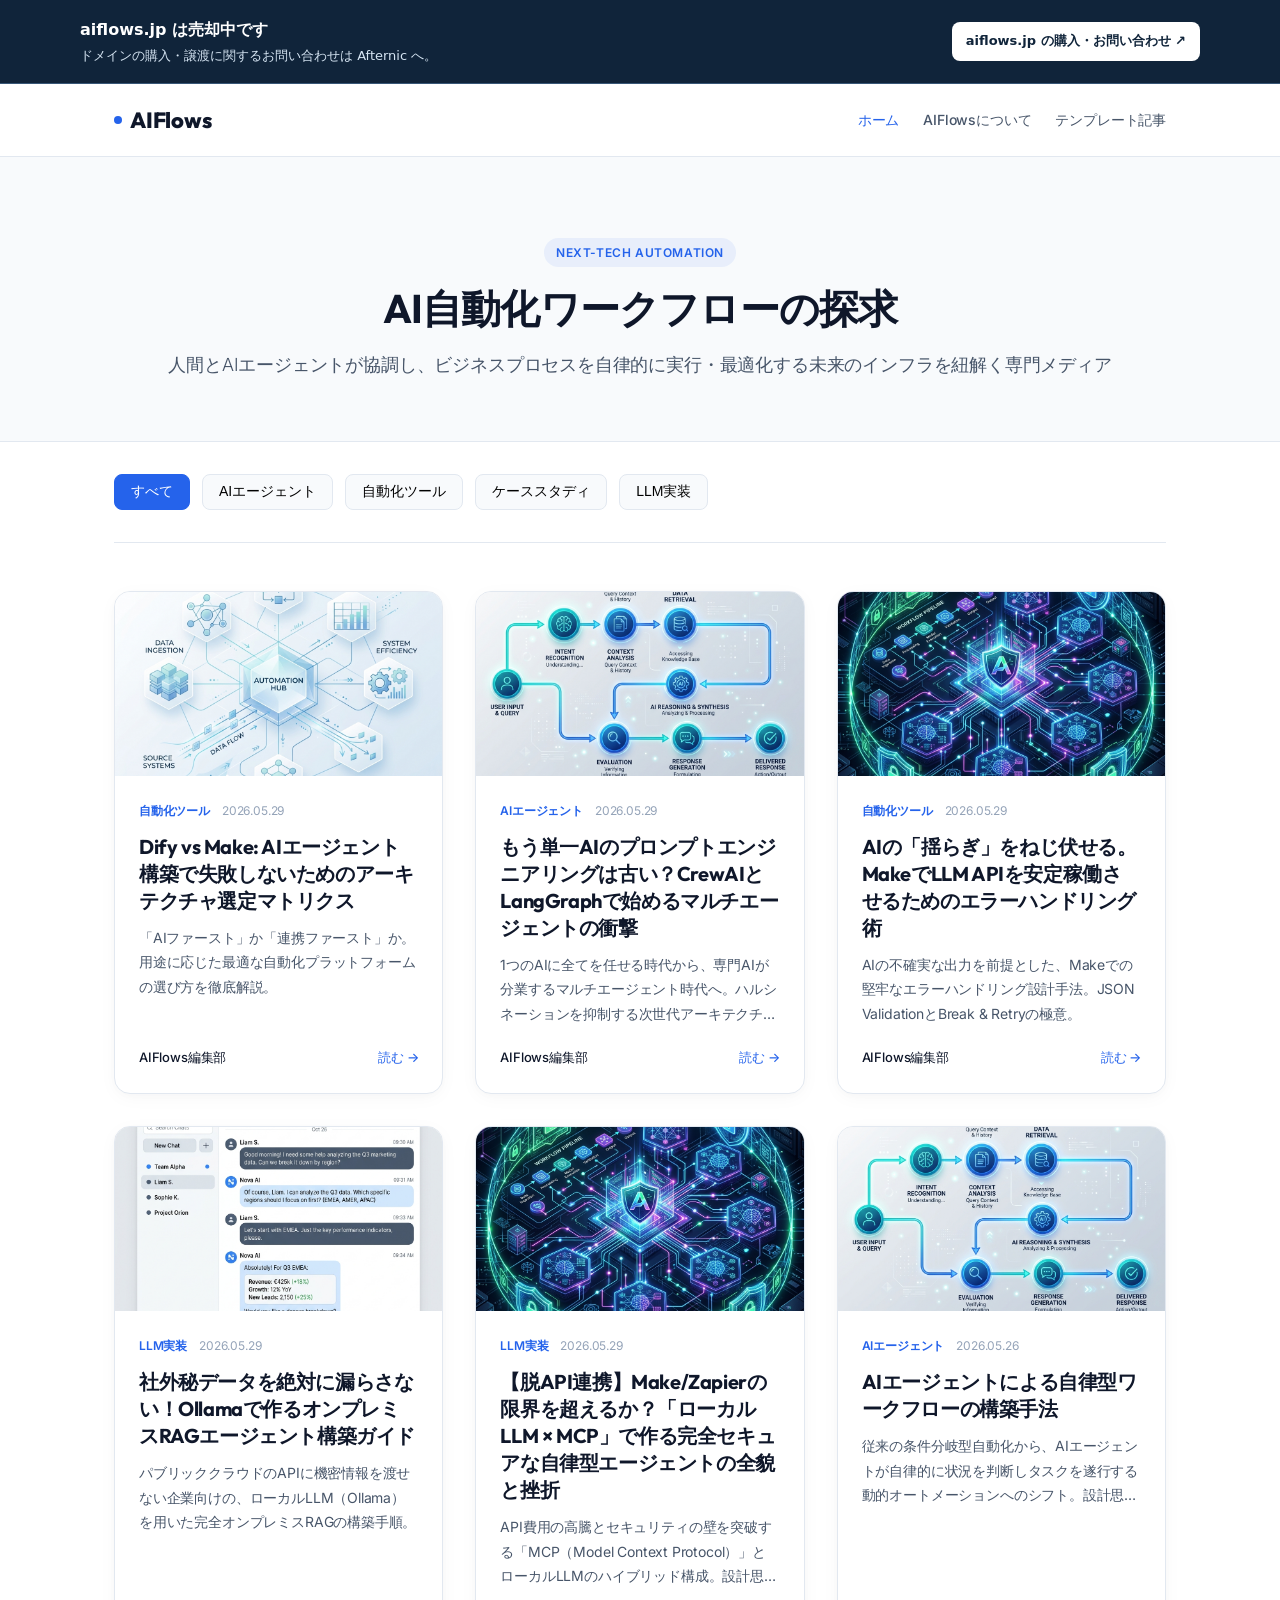
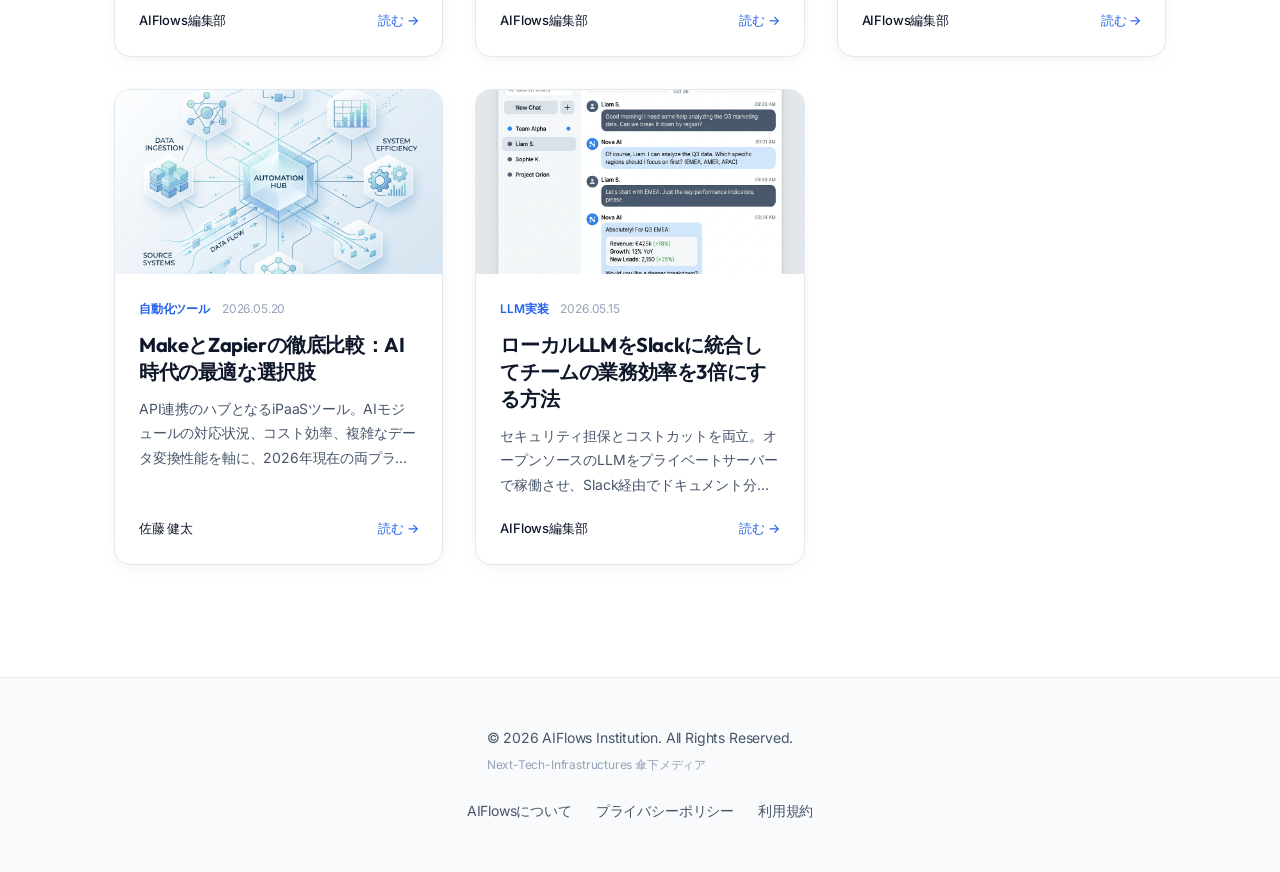
<file: index.html>
<!DOCTYPE html>
<html lang="ja">
<head>
    <meta charset="UTF-8">
    <meta name="viewport" content="width=device-width, initial-scale=1.0">
    <title>AIFlows | AI自動化ワークフローの専門メディア</title>
    <!-- Meta tags for SEO -->
    <meta name="description" content="AIFlowsは、AIエージェント、最新の自動化ツール、LLM統合などを活用した次世代ワークフローの構築・実践方法を解説する専門情報メディアです。">
    <meta name="keywords" content="AI自動化, AIワークフロー, AIエージェント, Make, Zapier, LLM, 業務効率化">
    <link rel="stylesheet" href="./styles.css">

<style id="domain-sale-style">
#domain-sale-notice{position:relative;z-index:60;background:#10243a;color:#fff;border-bottom:1px solid #385777;padding:16px 20px;font:14px/1.7 system-ui,sans-serif;letter-spacing:normal;text-align:left}#domain-sale-notice .domain-sale-inner{max-width:1120px;margin:0 auto;display:flex;align-items:center;justify-content:space-between;gap:12px;flex-wrap:wrap}#domain-sale-notice strong{display:block;font-size:16px;color:#fff}#domain-sale-notice p{margin:2px 0 0;color:#d6e5f3;font-size:13px}#domain-sale-notice .domain-sale-actions{display:flex;gap:10px;flex-wrap:wrap}#domain-sale-notice .domain-sale-link{display:inline-block;background:#fff;color:#10243a;padding:9px 14px;border-radius:8px;text-decoration:none;font-size:13px;font-weight:700;line-height:1.6}#domain-sale-notice .domain-sale-link:hover{background:#dcecf9}#domain-sale-notice .domain-sale-link:focus-visible{outline:3px solid #71c5ff;outline-offset:3px}
</style>
</head>
<body>
<aside id="domain-sale-notice" aria-label="ドメイン売却のご案内"><div class="domain-sale-inner"><div><strong>aiflows.jp は売却中です</strong><p>ドメインの購入・譲渡に関するお問い合わせは Afternic へ。</p></div><div class="domain-sale-actions"><a class="domain-sale-link" href="https://www.afternic.com/domain/aiflows.jp" target="_blank" rel="noopener noreferrer">aiflows.jp の購入・お問い合わせ ↗</a></div></div></aside>


    <!-- Header -->
    <header class="site-header">
        <div class="container nav-wrapper">
            <a href="./index.html" class="logo">
                <div class="logo-dot"></div>
                AIFlows
            </a>
            <nav class="main-nav">
                <a href="./index.html" class="active">ホーム</a>
                <a href="#about">AIFlowsについて</a>
                <a href="./article-template.html">テンプレート記事</a>
            </nav>
        </div>
    </header>

    <!-- Hero -->
    <section class="hero">
        <div class="container">
            <span class="hero-tag">Next-Tech Automation</span>
            <h1>AI自動化ワークフローの探求</h1>
            <p>人間とAIエージェントが協調し、ビジネスプロセスを自律的に実行・最適化する未来のインフラを紐解く専門メディア</p>
        </div>
    </section>

    <!-- Filter/Category Bar -->
    <div class="container">
        <div class="filter-bar">
            <button class="filter-btn active">すべて</button>
            <button class="filter-btn">AIエージェント</button>
            <button class="filter-btn">自動化ツール</button>
            <button class="filter-btn">ケーススタディ</button>
            <button class="filter-btn">LLM実装</button>
        </div>
    </div>

    <!-- Blog Grid -->
    <main class="container">
        <div class="blog-grid">

            <!-- Article: Dify vs Make -->
            <article class="card">
                <div class="card-image-wrap">
                    <img src="./article_automation.png" alt="DifyとMakeの比較" loading="lazy">
                </div>
                <div class="card-content">
                    <div class="card-meta">
                        <span class="card-tag">自動化ツール</span>
                        <time datetime="2026-05-29">2026.05.29</time>
                    </div>
                    <h3><a href="./article-dify-vs-make.html">Dify vs Make: AIエージェント構築で失敗しないためのアーキテクチャ選定マトリクス</a></h3>
                    <p class="card-desc">
                        「AIファースト」か「連携ファースト」か。用途に応じた最適な自動化プラットフォームの選び方を徹底解説。
                    </p>
                    <div class="card-footer">
                        <span class="author">AIFlows編集部</span>
                        <a href="./article-dify-vs-make.html" class="read-more">読む →</a>
                    </div>
                </div>
            </article>

            <!-- Article: Multi Agent -->
            <article class="card">
                <div class="card-image-wrap">
                    <img src="./article_ai_agent.png" alt="マルチエージェントの連携" loading="lazy">
                </div>
                <div class="card-content">
                    <div class="card-meta">
                        <span class="card-tag">AIエージェント</span>
                        <time datetime="2026-05-29">2026.05.29</time>
                    </div>
                    <h3><a href="./article-multi-agent-crewai.html">もう単一AIのプロンプトエンジニアリングは古い？CrewAIとLangGraphで始めるマルチエージェントの衝撃</a></h3>
                    <p class="card-desc">
                        1つのAIに全てを任せる時代から、専門AIが分業するマルチエージェント時代へ。ハルシネーションを抑制する次世代アーキテクチャ。
                    </p>
                    <div class="card-footer">
                        <span class="author">AIFlows編集部</span>
                        <a href="./article-multi-agent-crewai.html" class="read-more">読む →</a>
                    </div>
                </div>
            </article>

            <!-- Article: Error Handling -->
            <article class="card">
                <div class="card-image-wrap">
                    <img src="./article_mcp_llm.png" alt="Makeのエラーハンドリング" loading="lazy">
                </div>
                <div class="card-content">
                    <div class="card-meta">
                        <span class="card-tag">自動化ツール</span>
                        <time datetime="2026-05-29">2026.05.29</time>
                    </div>
                    <h3><a href="./article-make-error-handling.html">AIの「揺らぎ」をねじ伏せる。MakeでLLM APIを安定稼働させるためのエラーハンドリング術</a></h3>
                    <p class="card-desc">
                        AIの不確実な出力を前提とした、Makeでの堅牢なエラーハンドリング設計手法。JSON ValidationとBreak & Retryの極意。
                    </p>
                    <div class="card-footer">
                        <span class="author">AIFlows編集部</span>
                        <a href="./article-make-error-handling.html" class="read-more">読む →</a>
                    </div>
                </div>
            </article>

            <!-- Article: On-premise RAG -->
            <article class="card">
                <div class="card-image-wrap">
                    <img src="./article_llm_slack.png" alt="オンプレミスRAGアーキテクチャ" loading="lazy">
                </div>
                <div class="card-content">
                    <div class="card-meta">
                        <span class="card-tag">LLM実装</span>
                        <time datetime="2026-05-29">2026.05.29</time>
                    </div>
                    <h3><a href="./article-onpremise-rag.html">社外秘データを絶対に漏らさない！Ollamaで作るオンプレミスRAGエージェント構築ガイド</a></h3>
                    <p class="card-desc">
                        パブリッククラウドのAPIに機密情報を渡せない企業向けの、ローカルLLM（Ollama）を用いた完全オンプレミスRAGの構築手順。
                    </p>
                    <div class="card-footer">
                        <span class="author">AIFlows編集部</span>
                        <a href="./article-onpremise-rag.html" class="read-more">読む →</a>
                    </div>
                </div>
            </article>
            
            <!-- Article New -->
            <article class="card">
                <div class="card-image-wrap">
                    <img src="./article_mcp_llm.png" alt="ローカルLLMとMCPによるセキュアなAIエージェント" loading="lazy">
                </div>
                <div class="card-content">
                    <div class="card-meta">
                        <span class="card-tag">LLM実装</span>
                        <time datetime="2026-05-29">2026.05.29</time>
                    </div>
                    <h3><a href="./article-mcp-local-llm-make.html">【脱API連携】Make/Zapierの限界を超えるか？「ローカルLLM × MCP」で作る完全セキュアな自律型エージェントの全貌と挫折</a></h3>
                    <p class="card-desc">
                        API費用の高騰とセキュリティの壁を突破する「MCP（Model Context Protocol）」とローカルLLMのハイブリッド構成。設計思想から、Make連携時の泥臭い失敗談までを解説します。
                    </p>
                    <div class="card-footer">
                        <span class="author">AIFlows編集部</span>
                        <a href="./article-mcp-local-llm-make.html" class="read-more">読む →</a>
                    </div>
                </div>
            </article>

            <!-- Article 1 -->
            <article class="card">
                <div class="card-image-wrap">
                    <img src="./article_ai_agent.png" alt="AIエージェントによる自動自律型ワークフローの構築" loading="lazy">
                </div>
                <div class="card-content">
                    <div class="card-meta">
                        <span class="card-tag">AIエージェント</span>
                        <time datetime="2026-05-26">2026.05.26</time>
                    </div>
                    <h3><a href="./article-template.html">AIエージェントによる自律型ワークフローの構築手法</a></h3>
                    <p class="card-desc">
                        従来の条件分岐型自動化から、AIエージェントが自律的に状況を判断しタスクを遂行する動的オートメーションへのシフト。設計思想と実装プロセスを解説します。
                    </p>
                    <div class="card-footer">
                        <span class="author">AIFlows編集部</span>
                        <a href="./article-template.html" class="read-more">読む →</a>
                    </div>
                </div>
            </article>

            <!-- Article 2 -->
            <article class="card">
                <div class="card-image-wrap">
                    <img src="./article_automation.png" alt="MakeとZapierの徹底比較：2026年最新視点" loading="lazy">
                </div>
                <div class="card-content">
                    <div class="card-meta">
                        <span class="card-tag">自動化ツール</span>
                        <time datetime="2026-05-20">2026.05.20</time>
                    </div>
                    <h3><a href="./article-template.html">MakeとZapierの徹底比較：AI時代の最適な選択肢</a></h3>
                    <p class="card-desc">
                        API連携のハブとなるiPaaSツール。AIモジュールの対応状況、コスト効率、複雑なデータ変換性能を軸に、2026年現在の両プラットフォームの強みを比較検証。
                    </p>
                    <div class="card-footer">
                        <span class="author">佐藤 健太</span>
                        <a href="./article-template.html" class="read-more">読む →</a>
                    </div>
                </div>
            </article>

            <!-- Article 3 -->
            <article class="card">
                <div class="card-image-wrap">
                    <img src="./article_llm_slack.png" alt="ローカルLLMを社内Slackに統合する技術ガイド" loading="lazy">
                </div>
                <div class="card-content">
                    <div class="card-meta">
                        <span class="card-tag">LLM実装</span>
                        <time datetime="2026-05-15">2026.05.15</time>
                    </div>
                    <h3><a href="./article-template.html">ローカルLLMをSlackに統合してチームの業務効率を3倍にする方法</a></h3>
                    <p class="card-desc">
                        セキュリティ担保とコストカットを両立。オープンソースのLLMをプライベートサーバーで稼働させ、Slack経由でドキュメント分析を行う実用的な実装ガイド。
                    </p>
                    <div class="card-footer">
                        <span class="author">AIFlows編集部</span>
                        <a href="./article-template.html" class="read-more">読む →</a>
                    </div>
                </div>
            </article>

        </div>
    </main>

    <!-- Footer -->
    <footer class="site-footer">
        <div class="container footer-content">
            <div>
                <p>&copy; 2026 AIFlows Institution. All Rights Reserved.</p>
                <p style="font-size: 12px; color: var(--text-light); margin-top: 4px;">Next-Tech-Infrastructures 傘下メディア</p>
            </div>
            <div class="footer-links">
                <a href="#about">AIFlowsについて</a>
                <a href="#privacy">プライバシーポリシー</a>
                <a href="#terms">利用規約</a>
            </div>
        </div>
    </footer>

</body>
</html>
</file>
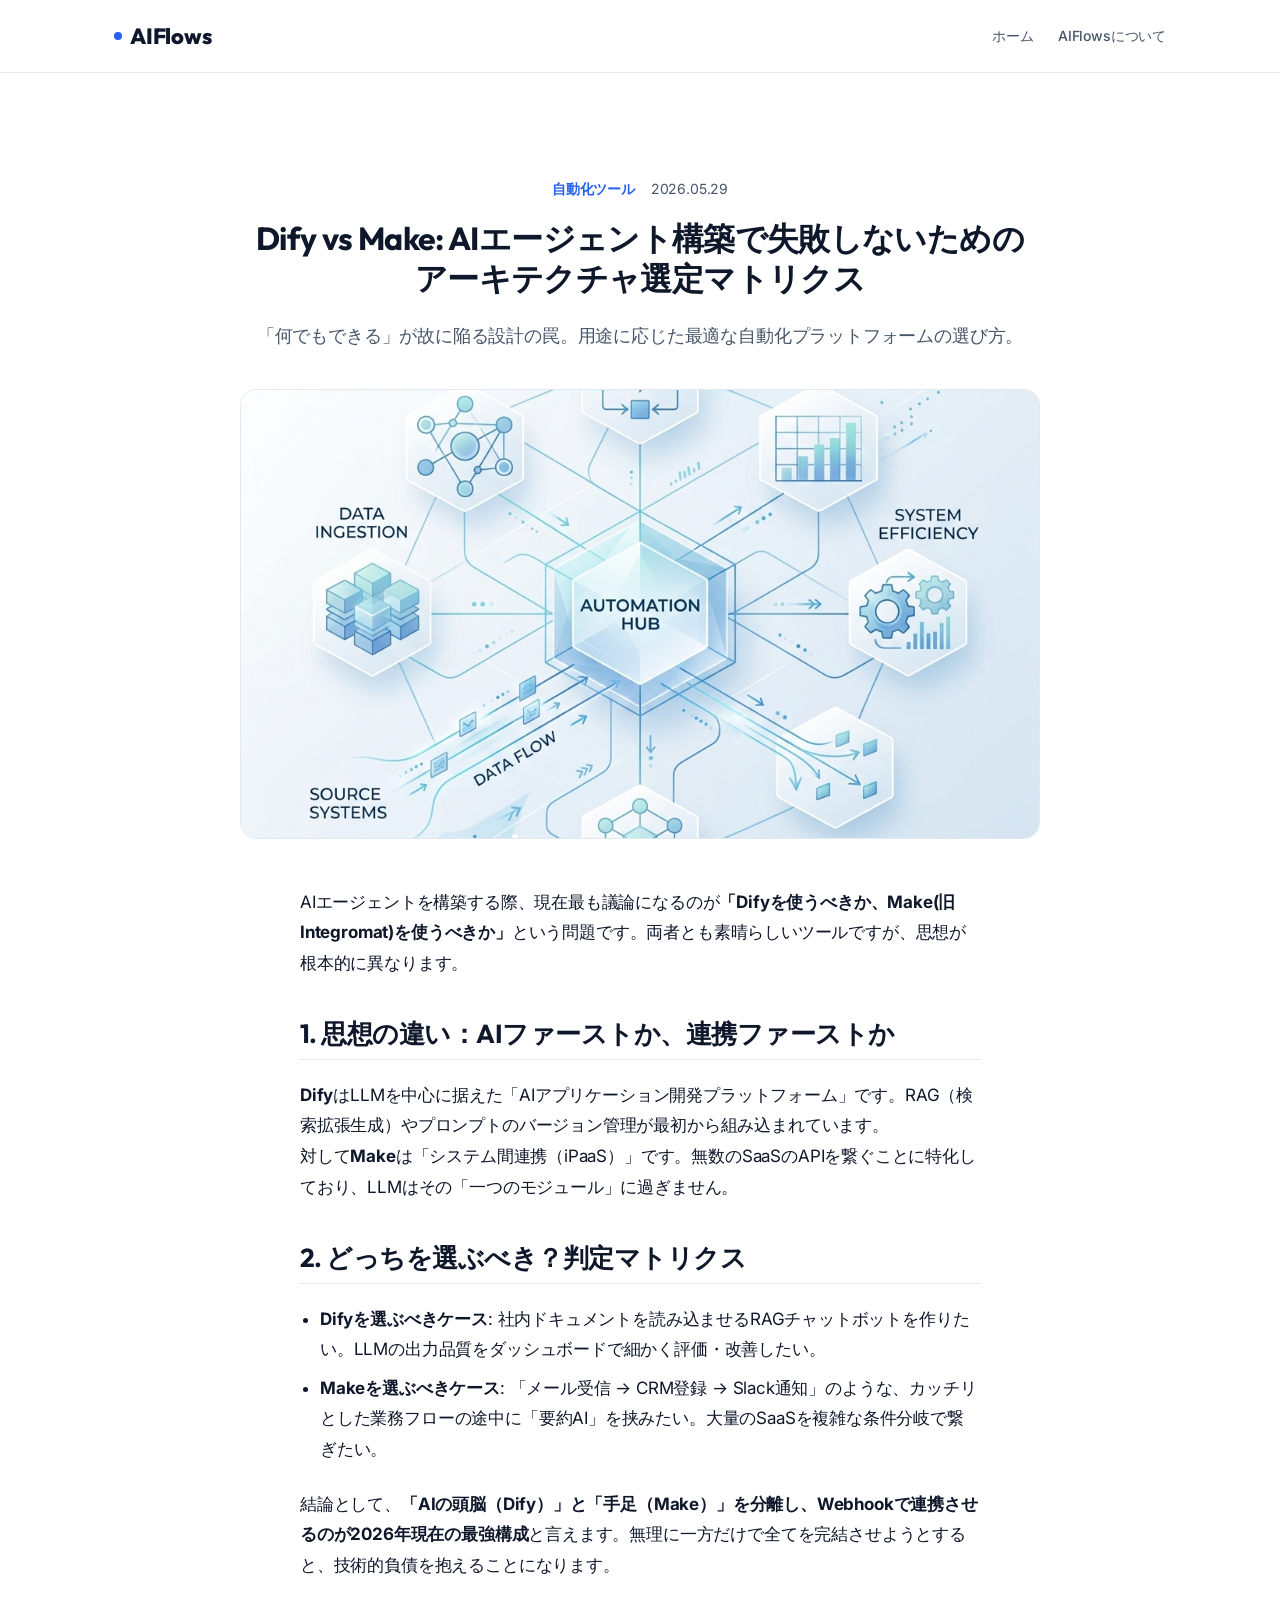
<file: article-dify-vs-make.html>
<!DOCTYPE html>
<html lang="ja">
<head>
    <meta charset="UTF-8">
    <meta name="viewport" content="width=device-width, initial-scale=1.0">
    <title>Dify vs Make: AIエージェント構築で失敗しないアーキテクチャ選定 | AIFlows</title>
    <meta name="description" content="AI特化のDifyと、連携特化のMake。どちらで自律型エージェントを構築すべきか？コスト、学習コスト、自由度から比較する選定マトリクス。">
    <meta name="keywords" content="Dify, Make, Zapier, ワークフロー, AIエージェント, アーキテクチャ">
    <link rel="stylesheet" href="./styles.css">
</head>
<body>
    <header class="site-header">
        <div class="container nav-wrapper">
            <a href="./index.html" class="logo"><div class="logo-dot"></div>AIFlows</a>
            <nav class="main-nav">
                <a href="./index.html">ホーム</a>
                <a href="#about">AIFlowsについて</a>
            </nav>
        </div>
    </header>
    <main class="container" style="padding-top: 40px; padding-bottom: 80px;">
        <article>
            <div class="article-header">
                <div class="meta">
                    <span class="card-tag">自動化ツール</span>
                    <span>2026.05.29</span>
                </div>
                <h1>Dify vs Make: AIエージェント構築で失敗しないためのアーキテクチャ選定マトリクス</h1>
                <p style="font-size: 18px; color: var(--text-sub); font-weight: 300; line-height: 1.5;">「何でもできる」が故に陥る設計の罠。用途に応じた最適な自動化プラットフォームの選び方。</p>
            </div>
            <div class="article-hero"><img src="./article_automation.png" alt="DifyとMakeの比較"></div>
            <div class="article-body">
                <p>AIエージェントを構築する際、現在最も議論になるのが<strong>「Difyを使うべきか、Make(旧Integromat)を使うべきか」</strong>という問題です。両者とも素晴らしいツールですが、思想が根本的に異なります。</p>
                <h2>1. 思想の違い：AIファーストか、連携ファーストか</h2>
                <p><strong>Dify</strong>はLLMを中心に据えた「AIアプリケーション開発プラットフォーム」です。RAG（検索拡張生成）やプロンプトのバージョン管理が最初から組み込まれています。<br>対して<strong>Make</strong>は「システム間連携（iPaaS）」です。無数のSaaSのAPIを繋ぐことに特化しており、LLMはその「一つのモジュール」に過ぎません。</p>
                <h2>2. どっちを選ぶべき？判定マトリクス</h2>
                <ul>
                    <li><strong>Difyを選ぶべきケース</strong>: 社内ドキュメントを読み込ませるRAGチャットボットを作りたい。LLMの出力品質をダッシュボードで細かく評価・改善したい。</li>
                    <li><strong>Makeを選ぶべきケース</strong>: 「メール受信 → CRM登録 → Slack通知」のような、カッチリとした業務フローの途中に「要約AI」を挟みたい。大量のSaaSを複雑な条件分岐で繋ぎたい。</li>
                </ul>
                <p>結論として、<strong>「AIの頭脳（Dify）」と「手足（Make）」を分離し、Webhookで連携させるのが2026年現在の最強構成</strong>と言えます。無理に一方だけで全てを完結させようとすると、技術的負債を抱えることになります。</p>
            </div>
        </article>
    </main>
</body>
</html>
</file>
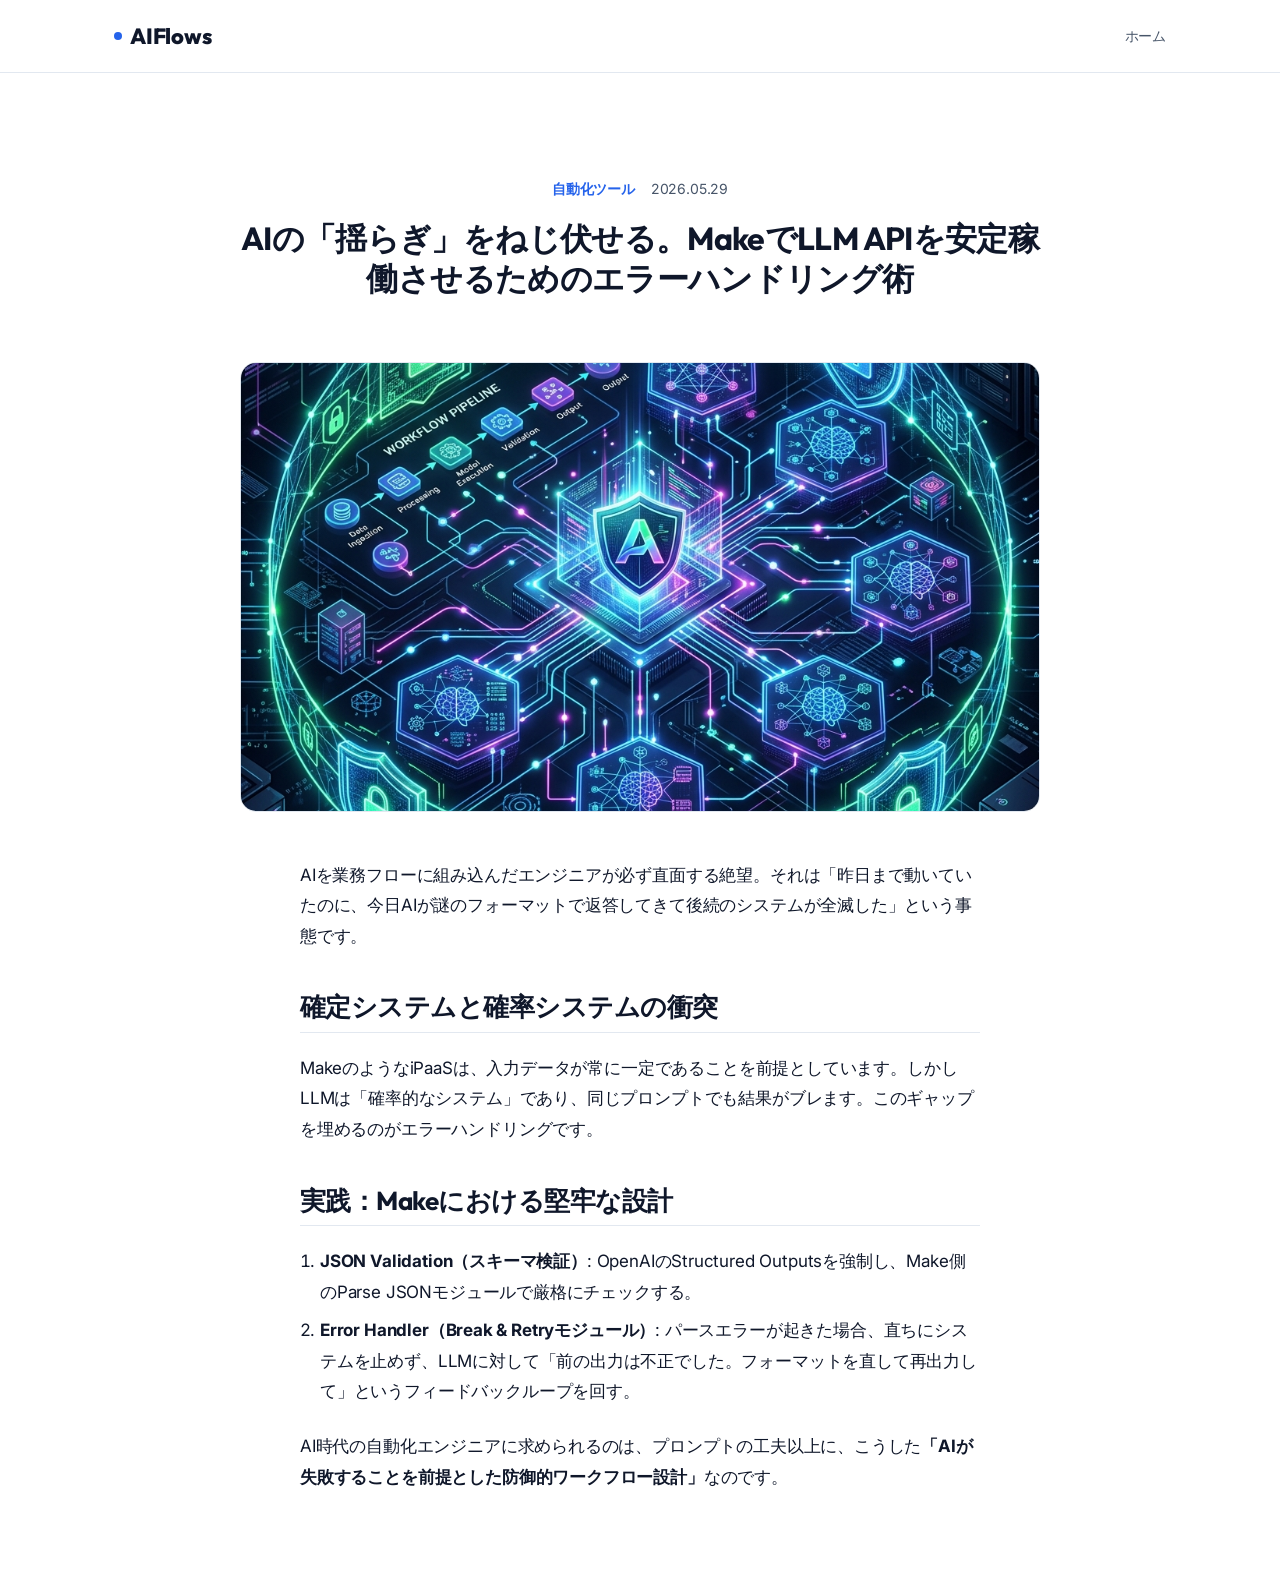
<file: article-make-error-handling.html>
<!DOCTYPE html>
<html lang="ja">
<head>
    <meta charset="UTF-8">
    <meta name="viewport" content="width=device-width, initial-scale=1.0">
    <title>AIの「揺らぎ」をねじ伏せる。MakeでLLM連携を安定稼働させるエラーハンドリング術 | AIFlows</title>
    <meta name="description" content="AIの不確実な出力を前提とした、Makeでの堅牢なエラーハンドリング設計手法。">
    <link rel="stylesheet" href="./styles.css">
</head>
<body>
    <header class="site-header">
        <div class="container nav-wrapper">
            <a href="./index.html" class="logo"><div class="logo-dot"></div>AIFlows</a>
            <nav class="main-nav"><a href="./index.html">ホーム</a></nav>
        </div>
    </header>
    <main class="container" style="padding-top: 40px; padding-bottom: 80px;">
        <article>
            <div class="article-header">
                <div class="meta">
                    <span class="card-tag">自動化ツール</span>
                    <span>2026.05.29</span>
                </div>
                <h1>AIの「揺らぎ」をねじ伏せる。MakeでLLM APIを安定稼働させるためのエラーハンドリング術</h1>
            </div>
            <div class="article-hero"><img src="./article_mcp_llm.png" alt="Makeのエラーハンドリング"></div>
            <div class="article-body">
                <p>AIを業務フローに組み込んだエンジニアが必ず直面する絶望。それは「昨日まで動いていたのに、今日AIが謎のフォーマットで返答してきて後続のシステムが全滅した」という事態です。</p>
                <h2>確定システムと確率システムの衝突</h2>
                <p>MakeのようなiPaaSは、入力データが常に一定であることを前提としています。しかしLLMは「確率的なシステム」であり、同じプロンプトでも結果がブレます。このギャップを埋めるのがエラーハンドリングです。</p>
                <h2>実践：Makeにおける堅牢な設計</h2>
                <ol>
                    <li><strong>JSON Validation（スキーマ検証）</strong>: OpenAIのStructured Outputsを強制し、Make側のParse JSONモジュールで厳格にチェックする。</li>
                    <li><strong>Error Handler（Break & Retryモジュール）</strong>: パースエラーが起きた場合、直ちにシステムを止めず、LLMに対して「前の出力は不正でした。フォーマットを直して再出力して」というフィードバックループを回す。</li>
                </ol>
                <p>AI時代の自動化エンジニアに求められるのは、プロンプトの工夫以上に、こうした<strong>「AIが失敗することを前提とした防御的ワークフロー設計」</strong>なのです。</p>
            </div>
        </article>
    </main>
</body>
</html>
</file>
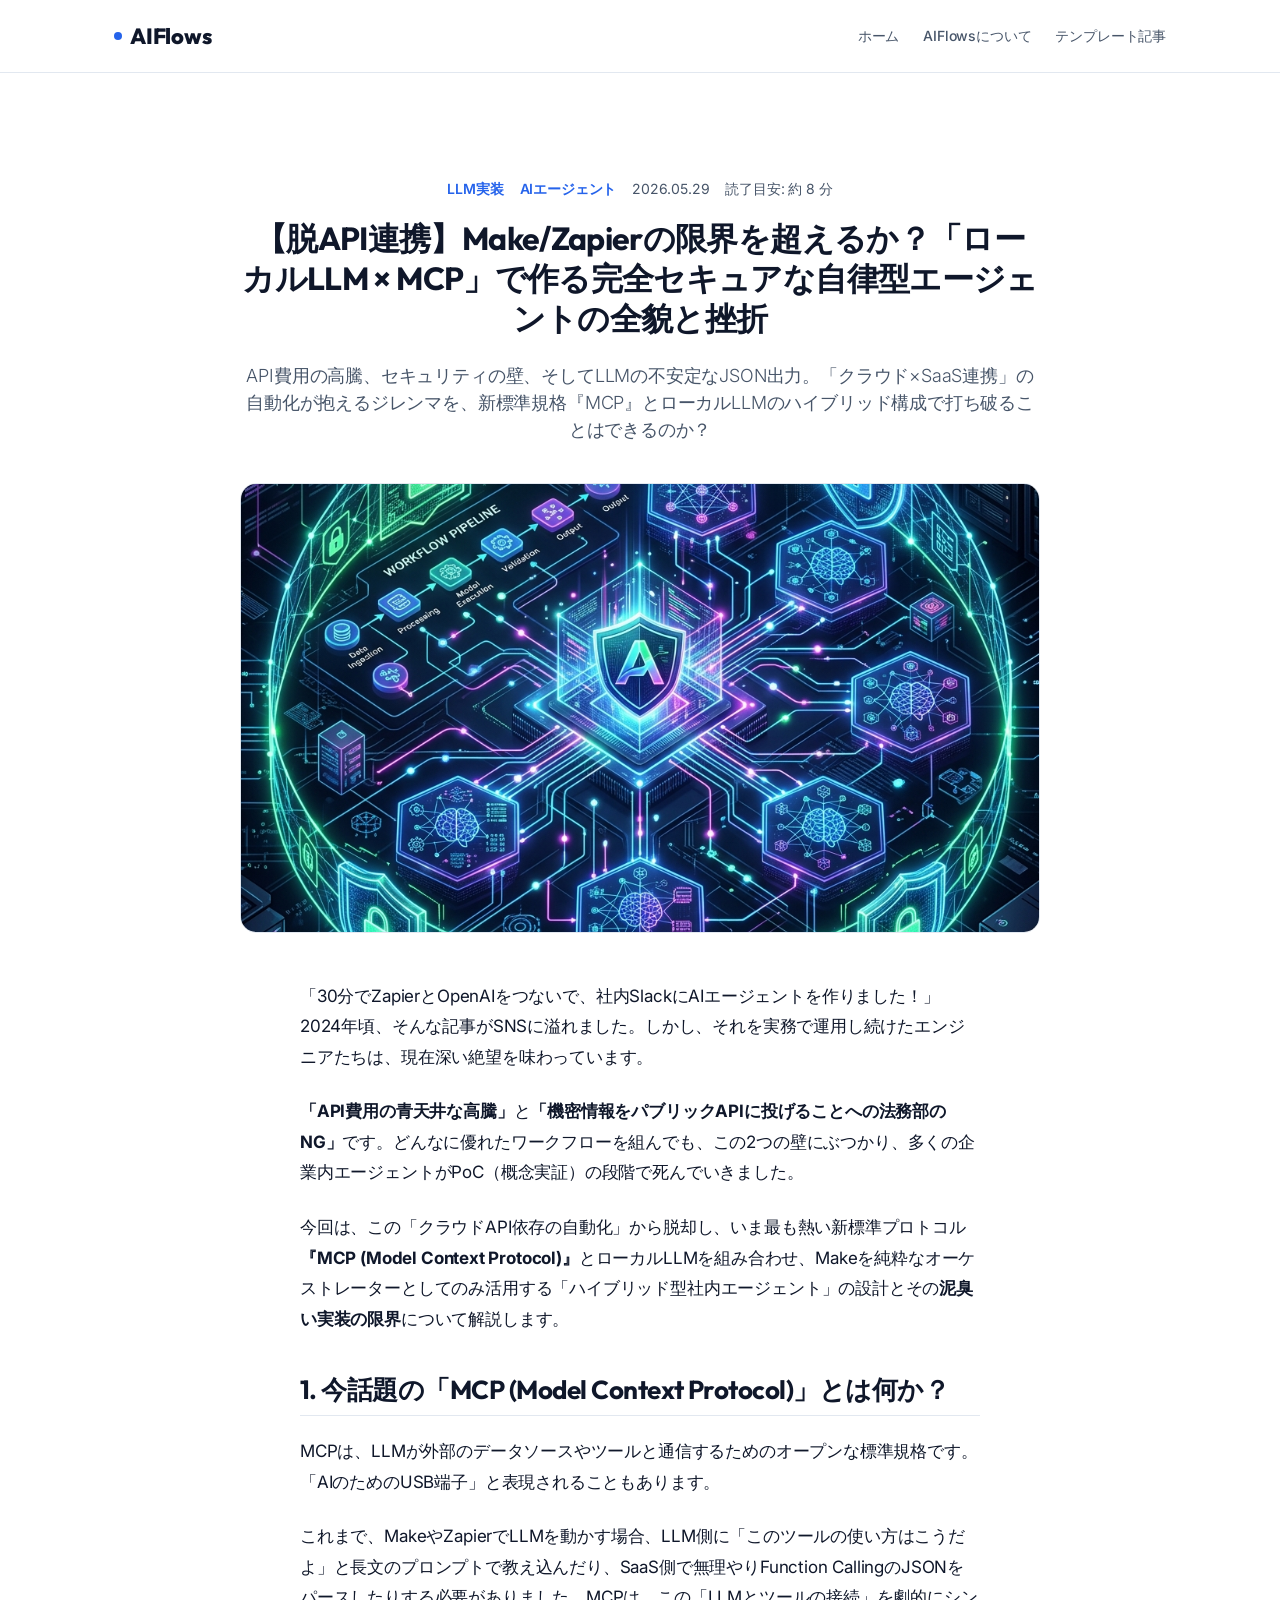
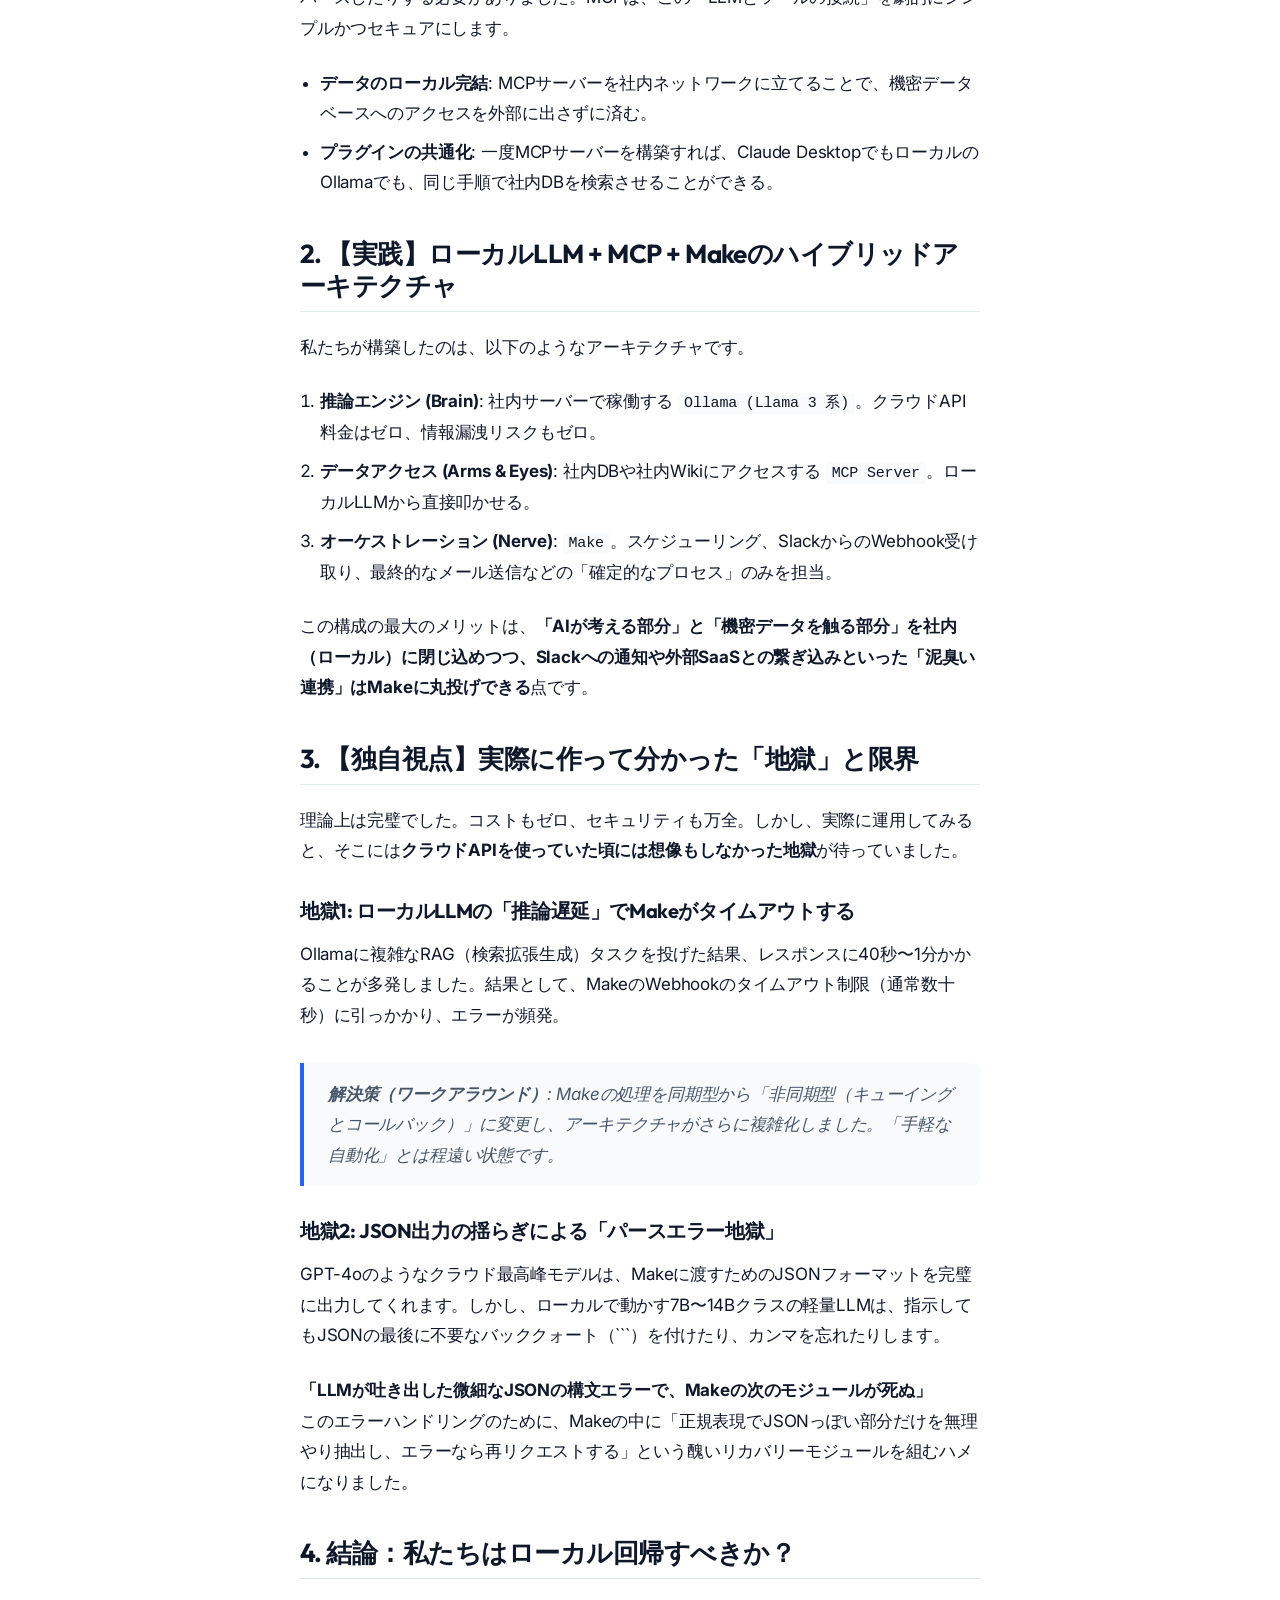
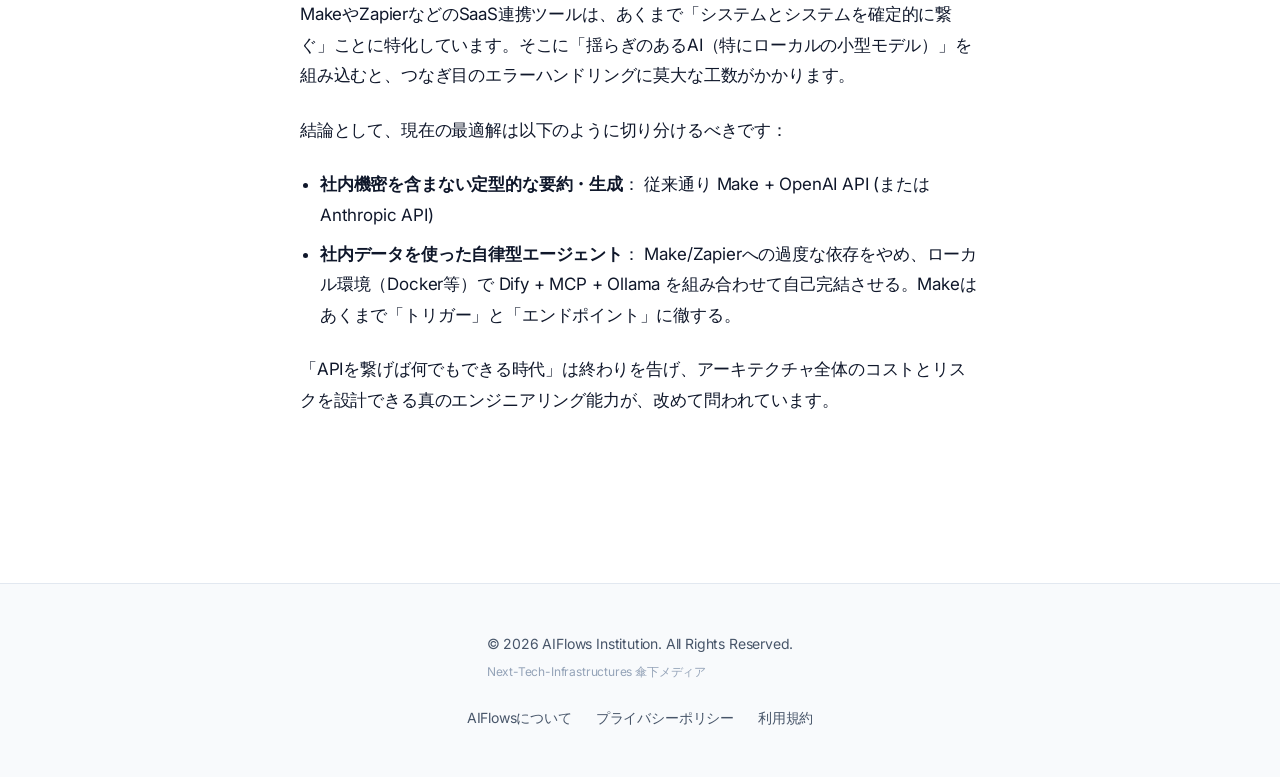
<file: article-mcp-local-llm-make.html>
<!DOCTYPE html>
<html lang="ja">
<head>
    <meta charset="UTF-8">
    <meta name="viewport" content="width=device-width, initial-scale=1.0">
    <title>【脱API連携】ローカルLLMと「MCP」で作る完全セキュアな自律型社内エージェントの全貌と挫折 | AIFlows</title>
    <!-- Meta tags for SEO -->
    <meta name="description" content="Make/Zapierの限界を超える？ローカルLLM（Ollama等）と新標準規格「MCP (Model Context Protocol)」を組み合わせたハイブリッド構成の設計から、実装時の泥臭い失敗談までを解説。">
    <meta name="keywords" content="MCP, Model Context Protocol, ローカルLLM, Make, Zapier, AIエージェント, セキュリティ">
    <link rel="stylesheet" href="./styles.css">
</head>
<body>

    <!-- Header -->
    <header class="site-header">
        <div class="container nav-wrapper">
            <a href="./index.html" class="logo">
                <div class="logo-dot"></div>
                AIFlows
            </a>
            <nav class="main-nav">
                <a href="./index.html">ホーム</a>
                <a href="#about">AIFlowsについて</a>
                <a href="./article-template.html">テンプレート記事</a>
            </nav>
        </div>
    </header>

    <!-- Main Content -->
    <main class="container" style="padding-top: 40px; padding-bottom: 80px;">
        <article>
            <!-- Article Header -->
            <div class="article-header">
                <div class="meta">
                    <span class="card-tag">LLM実装</span>
                    <span class="card-tag">AIエージェント</span>
                    <span>2026.05.29</span>
                    <span>読了目安: 約 8 分</span>
                </div>
                <h1>【脱API連携】Make/Zapierの限界を超えるか？「ローカルLLM × MCP」で作る完全セキュアな自律型エージェントの全貌と挫折</h1>
                <p style="font-size: 18px; color: var(--text-sub); font-weight: 300; line-height: 1.5;">
                    API費用の高騰、セキュリティの壁、そしてLLMの不安定なJSON出力。「クラウド×SaaS連携」の自動化が抱えるジレンマを、新標準規格『MCP』とローカルLLMのハイブリッド構成で打ち破ることはできるのか？
                </p>
            </div>

            <!-- Article Hero Image -->
            <div class="article-hero">
                <img src="./article_mcp_llm.png" alt="ローカルLLMとMCPによるセキュアなAIエージェントのアーキテクチャ" loading="eager">
            </div>

            <!-- Article Body -->
            <div class="article-body">
                <p>
                    「30分でZapierとOpenAIをつないで、社内SlackにAIエージェントを作りました！」<br>
                    2024年頃、そんな記事がSNSに溢れました。しかし、それを実務で運用し続けたエンジニアたちは、現在深い絶望を味わっています。
                </p>
                <p>
                    <strong>「API費用の青天井な高騰」</strong>と<strong>「機密情報をパブリックAPIに投げることへの法務部のNG」</strong>です。どんなに優れたワークフローを組んでも、この2つの壁にぶつかり、多くの企業内エージェントがPoC（概念実証）の段階で死んでいきました。
                </p>
                <p>
                    今回は、この「クラウドAPI依存の自動化」から脱却し、いま最も熱い新標準プロトコル<strong>『MCP (Model Context Protocol)』</strong>とローカルLLMを組み合わせ、Makeを純粋なオーケストレーターとしてのみ活用する「ハイブリッド型社内エージェント」の設計とその<strong>泥臭い実装の限界</strong>について解説します。
                </p>

                <h2>1. 今話題の「MCP (Model Context Protocol)」とは何か？</h2>
                <p>
                    MCPは、LLMが外部のデータソースやツールと通信するためのオープンな標準規格です。「AIのためのUSB端子」と表現されることもあります。
                </p>
                <p>
                    これまで、MakeやZapierでLLMを動かす場合、LLM側に「このツールの使い方はこうだよ」と長文のプロンプトで教え込んだり、SaaS側で無理やりFunction CallingのJSONをパースしたりする必要がありました。MCPは、この「LLMとツールの接続」を劇的にシンプルかつセキュアにします。
                </p>
                <ul>
                    <li><strong>データのローカル完結</strong>: MCPサーバーを社内ネットワークに立てることで、機密データベースへのアクセスを外部に出さずに済む。</li>
                    <li><strong>プラグインの共通化</strong>: 一度MCPサーバーを構築すれば、Claude DesktopでもローカルのOllamaでも、同じ手順で社内DBを検索させることができる。</li>
                </ul>

                <h2>2. 【実践】ローカルLLM + MCP + Makeのハイブリッドアーキテクチャ</h2>
                <p>
                    私たちが構築したのは、以下のようなアーキテクチャです。
                </p>
                <ol>
                    <li><strong>推論エンジン (Brain)</strong>: 社内サーバーで稼働する <code>Ollama (Llama 3 系)</code>。クラウドAPI料金はゼロ、情報漏洩リスクもゼロ。</li>
                    <li><strong>データアクセス (Arms & Eyes)</strong>: 社内DBや社内Wikiにアクセスする <code>MCP Server</code>。ローカルLLMから直接叩かせる。</li>
                    <li><strong>オーケストレーション (Nerve)</strong>: <code>Make</code>。スケジューリング、SlackからのWebhook受け取り、最終的なメール送信などの「確定的なプロセス」のみを担当。</li>
                </ol>

                <p>
                    この構成の最大のメリットは、<strong>「AIが考える部分」と「機密データを触る部分」を社内（ローカル）に閉じ込めつつ、Slackへの通知や外部SaaSとの繋ぎ込みといった「泥臭い連携」はMakeに丸投げできる</strong>点です。
                </p>

                <h2>3. 【独自視点】実際に作って分かった「地獄」と限界</h2>
                <p>
                    理論上は完璧でした。コストもゼロ、セキュリティも万全。しかし、実際に運用してみると、そこには<strong>クラウドAPIを使っていた頃には想像もしなかった地獄</strong>が待っていました。
                </p>

                <h3>地獄1: ローカルLLMの「推論遅延」でMakeがタイムアウトする</h3>
                <p>
                    Ollamaに複雑なRAG（検索拡張生成）タスクを投げた結果、レスポンスに40秒〜1分かかることが多発しました。結果として、MakeのWebhookのタイムアウト制限（通常数十秒）に引っかかり、エラーが頻発。
                </p>
                <blockquote>
                    <strong>解決策（ワークアラウンド）</strong>: Makeの処理を同期型から「非同期型（キューイングとコールバック）」に変更し、アーキテクチャがさらに複雑化しました。「手軽な自動化」とは程遠い状態です。
                </blockquote>

                <h3>地獄2: JSON出力の揺らぎによる「パースエラー地獄」</h3>
                <p>
                    GPT-4oのようなクラウド最高峰モデルは、Makeに渡すためのJSONフォーマットを完璧に出力してくれます。しかし、ローカルで動かす7B〜14Bクラスの軽量LLMは、指示してもJSONの最後に不要なバッククォート（```）を付けたり、カンマを忘れたりします。
                </p>
                <p>
                    <strong>「LLMが吐き出した微細なJSONの構文エラーで、Makeの次のモジュールが死ぬ」</strong><br>
                    このエラーハンドリングのために、Makeの中に「正規表現でJSONっぽい部分だけを無理やり抽出し、エラーなら再リクエストする」という醜いリカバリーモジュールを組むハメになりました。
                </p>

                <h2>4. 結論：私たちはローカル回帰すべきか？</h2>
                <p>
                    MakeやZapierなどのSaaS連携ツールは、あくまで「システムとシステムを確定的に繋ぐ」ことに特化しています。そこに「揺らぎのあるAI（特にローカルの小型モデル）」を組み込むと、つなぎ目のエラーハンドリングに莫大な工数がかかります。
                </p>
                <p>
                    結論として、現在の最適解は以下のように切り分けるべきです：
                </p>
                <ul>
                    <li><strong>社内機密を含まない定型的な要約・生成</strong>： 従来通り Make + OpenAI API (または Anthropic API)</li>
                    <li><strong>社内データを使った自律型エージェント</strong>： Make/Zapierへの過度な依存をやめ、ローカル環境（Docker等）で Dify + MCP + Ollama を組み合わせて自己完結させる。Makeはあくまで「トリガー」と「エンドポイント」に徹する。</li>
                </ul>
                <p>
                    「APIを繋げば何でもできる時代」は終わりを告げ、アーキテクチャ全体のコストとリスクを設計できる真のエンジニアリング能力が、改めて問われています。
                </p>
            </div>
        </article>
    </main>

    <!-- Footer -->
    <footer class="site-footer">
        <div class="container footer-content">
            <div>
                <p>&copy; 2026 AIFlows Institution. All Rights Reserved.</p>
                <p style="font-size: 12px; color: var(--text-light); margin-top: 4px;">Next-Tech-Infrastructures 傘下メディア</p>
            </div>
            <div class="footer-links">
                <a href="#about">AIFlowsについて</a>
                <a href="#privacy">プライバシーポリシー</a>
                <a href="#terms">利用規約</a>
            </div>
        </div>
    </footer>

</body>
</html>
</file>
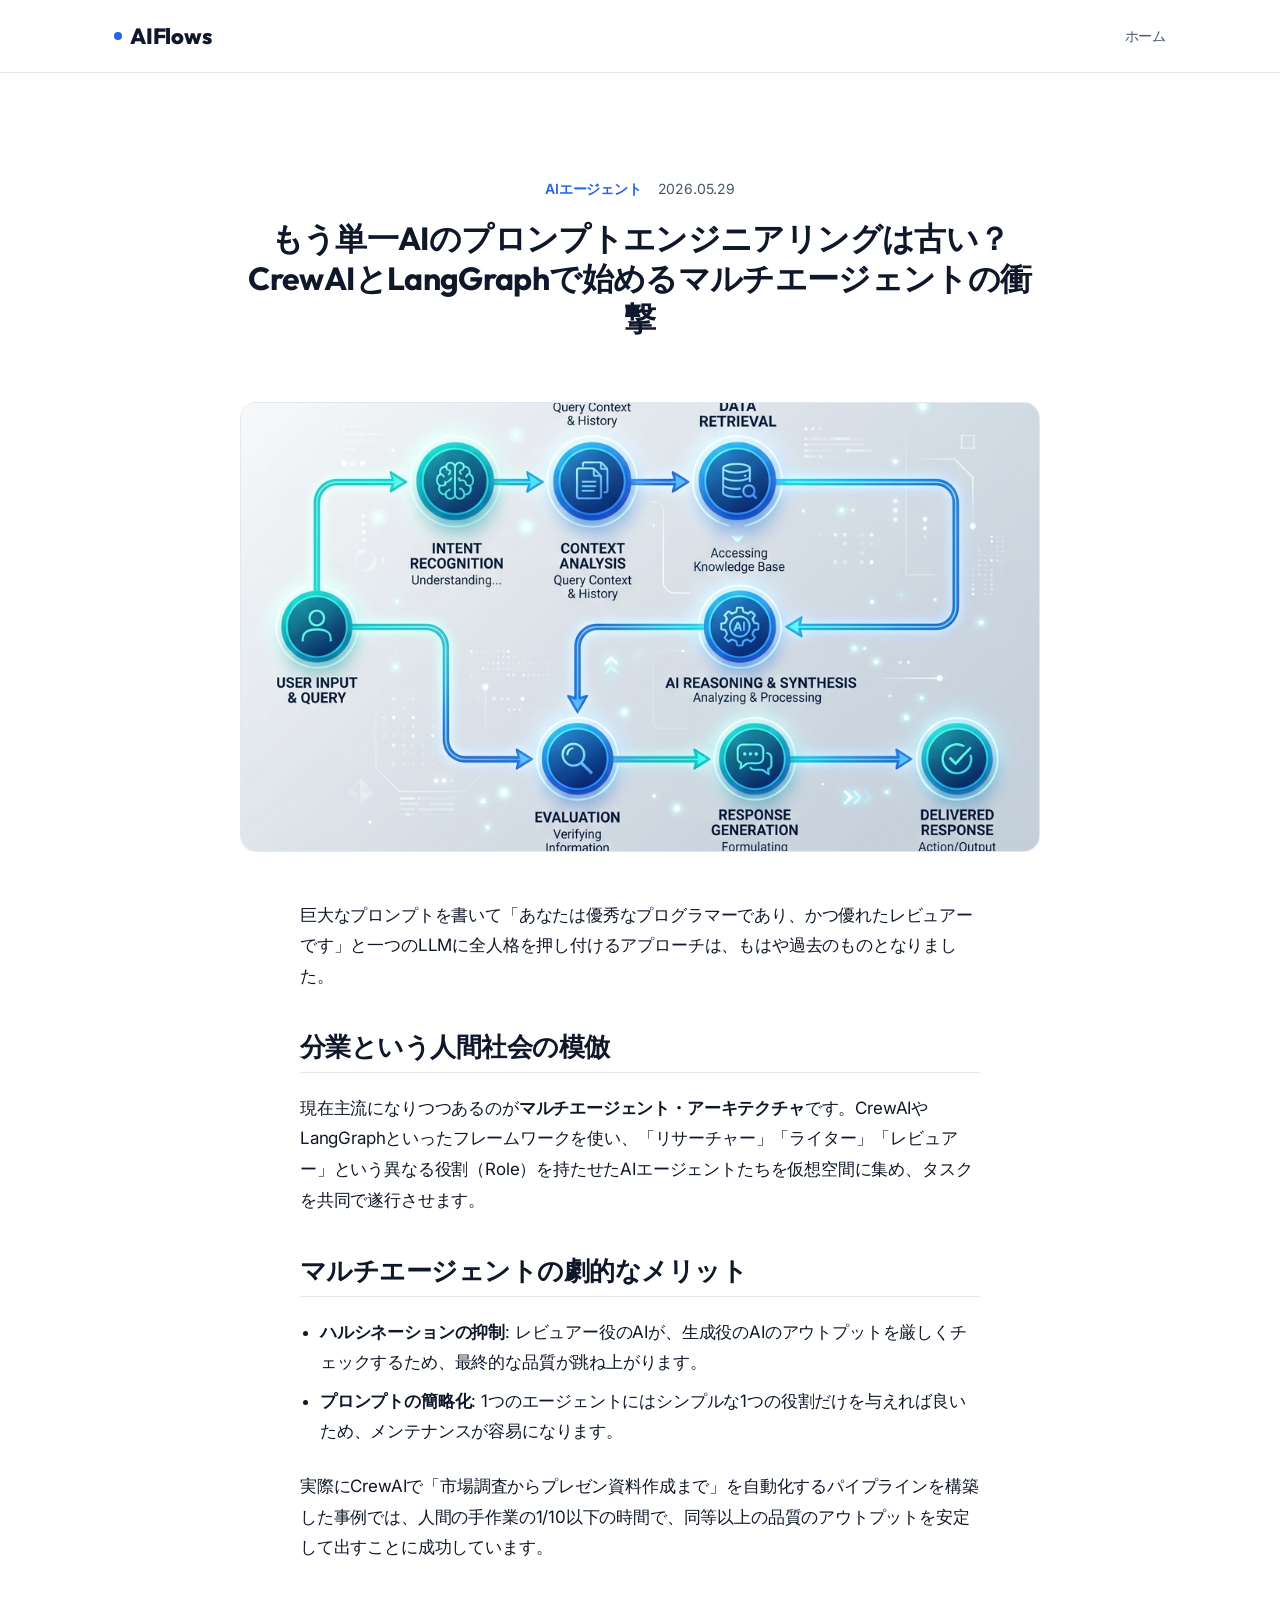
<file: article-multi-agent-crewai.html>
<!DOCTYPE html>
<html lang="ja">
<head>
    <meta charset="UTF-8">
    <meta name="viewport" content="width=device-width, initial-scale=1.0">
    <title>単一AIは古い？CrewAIとLangGraphで作るマルチエージェントの衝撃 | AIFlows</title>
    <meta name="description" content="1つのAIに全てを任せる時代から、専門AIが分業するマルチエージェント時代へ。CrewAIとLangGraphの基礎と実装手法。">
    <meta name="keywords" content="マルチエージェント, CrewAI, LangGraph, AIエージェント, 自律型">
    <link rel="stylesheet" href="./styles.css">
</head>
<body>
    <header class="site-header">
        <div class="container nav-wrapper">
            <a href="./index.html" class="logo"><div class="logo-dot"></div>AIFlows</a>
            <nav class="main-nav"><a href="./index.html">ホーム</a></nav>
        </div>
    </header>
    <main class="container" style="padding-top: 40px; padding-bottom: 80px;">
        <article>
            <div class="article-header">
                <div class="meta">
                    <span class="card-tag">AIエージェント</span>
                    <span>2026.05.29</span>
                </div>
                <h1>もう単一AIのプロンプトエンジニアリングは古い？CrewAIとLangGraphで始めるマルチエージェントの衝撃</h1>
            </div>
            <div class="article-hero"><img src="./article_ai_agent.png" alt="マルチエージェントの連携"></div>
            <div class="article-body">
                <p>巨大なプロンプトを書いて「あなたは優秀なプログラマーであり、かつ優れたレビュアーです」と一つのLLMに全人格を押し付けるアプローチは、もはや過去のものとなりました。</p>
                <h2>分業という人間社会の模倣</h2>
                <p>現在主流になりつつあるのが<strong>マルチエージェント・アーキテクチャ</strong>です。CrewAIやLangGraphといったフレームワークを使い、「リサーチャー」「ライター」「レビュアー」という異なる役割（Role）を持たせたAIエージェントたちを仮想空間に集め、タスクを共同で遂行させます。</p>
                <h2>マルチエージェントの劇的なメリット</h2>
                <ul>
                    <li><strong>ハルシネーションの抑制</strong>: レビュアー役のAIが、生成役のAIのアウトプットを厳しくチェックするため、最終的な品質が跳ね上がります。</li>
                    <li><strong>プロンプトの簡略化</strong>: 1つのエージェントにはシンプルな1つの役割だけを与えれば良いため、メンテナンスが容易になります。</li>
                </ul>
                <p>実際にCrewAIで「市場調査からプレゼン資料作成まで」を自動化するパイプラインを構築した事例では、人間の手作業の1/10以下の時間で、同等以上の品質のアウトプットを安定して出すことに成功しています。</p>
            </div>
        </article>
    </main>
</body>
</html>
</file>
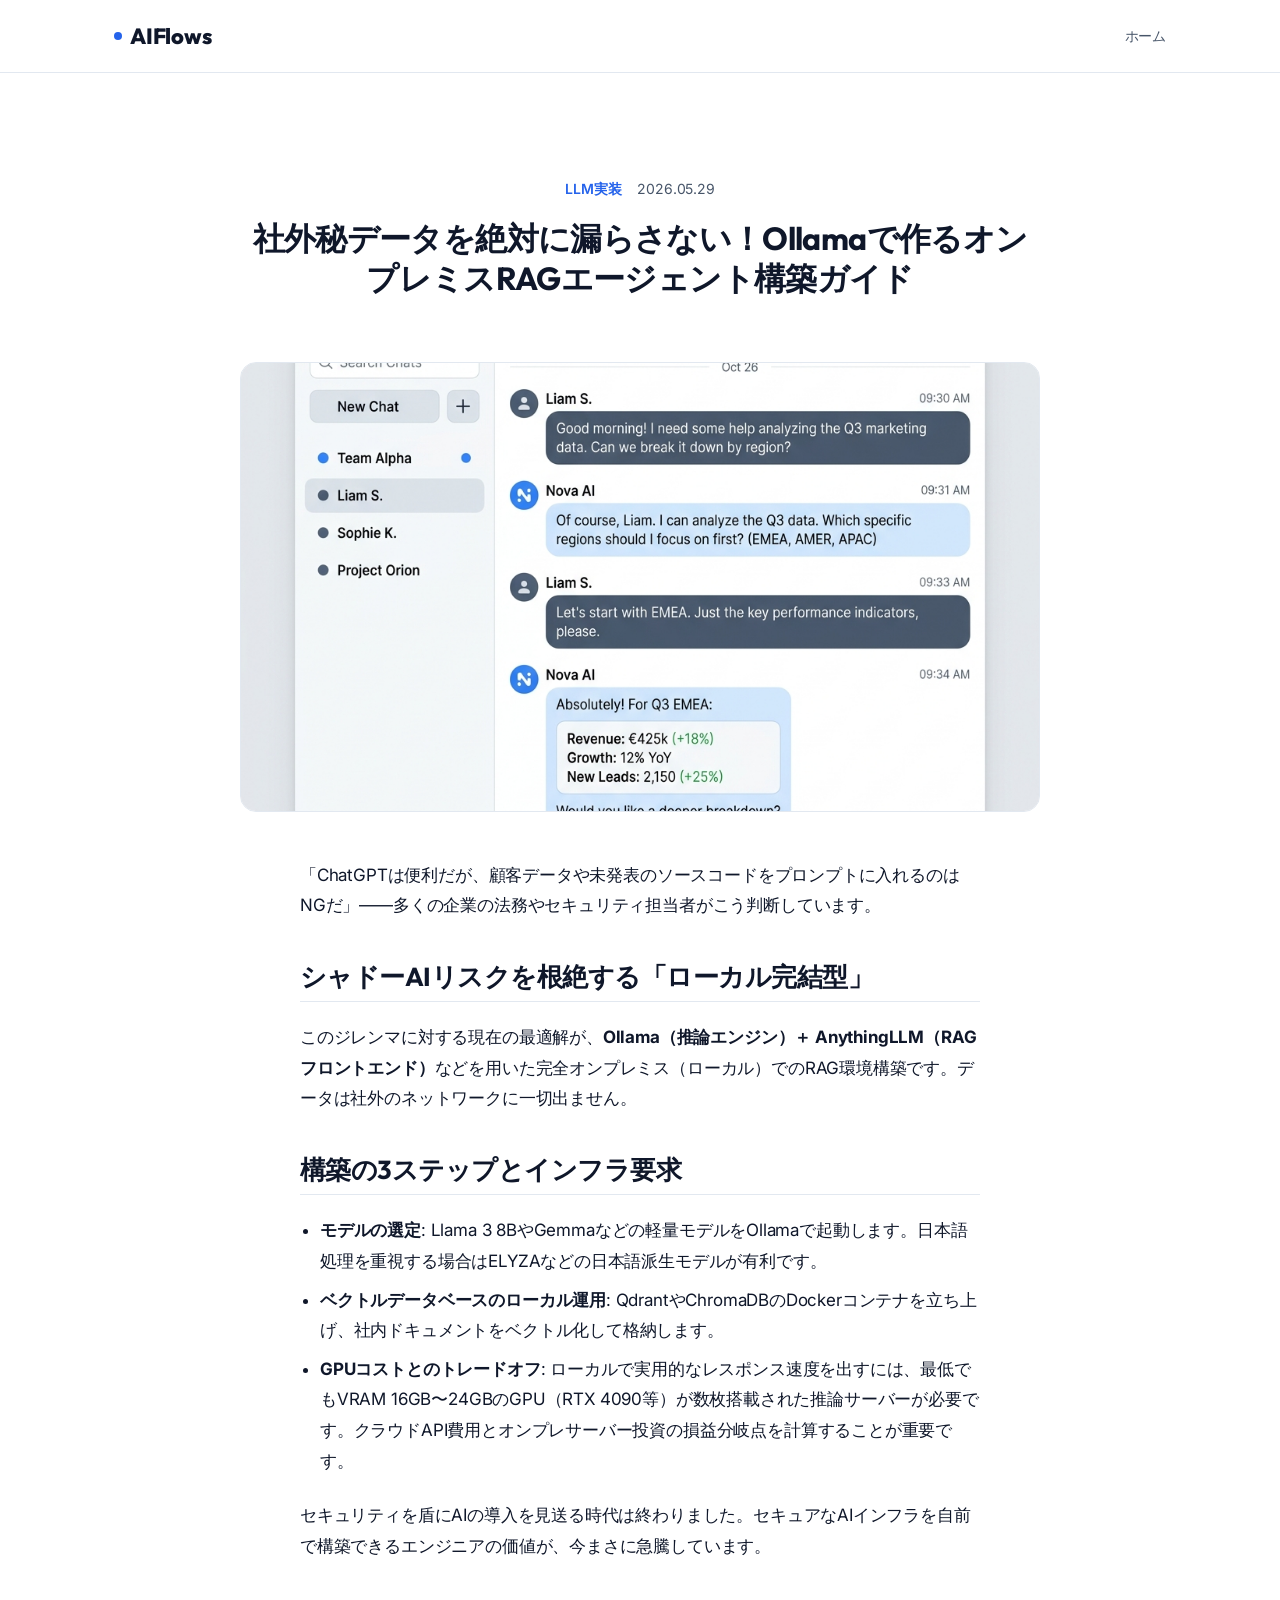
<file: article-onpremise-rag.html>
<!DOCTYPE html>
<html lang="ja">
<head>
    <meta charset="UTF-8">
    <meta name="viewport" content="width=device-width, initial-scale=1.0">
    <title>社外秘データを絶対に漏らさない！Ollamaで作るオンプレミスRAG構築ガイド | AIFlows</title>
    <meta name="description" content="パブリッククラウドのAPIに機密情報を渡せない企業向けの、ローカルLLM（Ollama）を用いた完全オンプレミスRAGの構築手順。">
    <link rel="stylesheet" href="./styles.css">
</head>
<body>
    <header class="site-header">
        <div class="container nav-wrapper">
            <a href="./index.html" class="logo"><div class="logo-dot"></div>AIFlows</a>
            <nav class="main-nav"><a href="./index.html">ホーム</a></nav>
        </div>
    </header>
    <main class="container" style="padding-top: 40px; padding-bottom: 80px;">
        <article>
            <div class="article-header">
                <div class="meta">
                    <span class="card-tag">LLM実装</span>
                    <span>2026.05.29</span>
                </div>
                <h1>社外秘データを絶対に漏らさない！Ollamaで作るオンプレミスRAGエージェント構築ガイド</h1>
            </div>
            <div class="article-hero"><img src="./article_llm_slack.png" alt="オンプレミスRAGアーキテクチャ"></div>
            <div class="article-body">
                <p>「ChatGPTは便利だが、顧客データや未発表のソースコードをプロンプトに入れるのはNGだ」——多くの企業の法務やセキュリティ担当者がこう判断しています。</p>
                <h2>シャドーAIリスクを根絶する「ローカル完結型」</h2>
                <p>このジレンマに対する現在の最適解が、<strong>Ollama（推論エンジン）＋ AnythingLLM（RAGフロントエンド）</strong>などを用いた完全オンプレミス（ローカル）でのRAG環境構築です。データは社外のネットワークに一切出ません。</p>
                <h2>構築の3ステップとインフラ要求</h2>
                <ul>
                    <li><strong>モデルの選定</strong>: Llama 3 8BやGemmaなどの軽量モデルをOllamaで起動します。日本語処理を重視する場合はELYZAなどの日本語派生モデルが有利です。</li>
                    <li><strong>ベクトルデータベースのローカル運用</strong>: QdrantやChromaDBのDockerコンテナを立ち上げ、社内ドキュメントをベクトル化して格納します。</li>
                    <li><strong>GPUコストとのトレードオフ</strong>: ローカルで実用的なレスポンス速度を出すには、最低でもVRAM 16GB〜24GBのGPU（RTX 4090等）が数枚搭載された推論サーバーが必要です。クラウドAPI費用とオンプレサーバー投資の損益分岐点を計算することが重要です。</li>
                </ul>
                <p>セキュリティを盾にAIの導入を見送る時代は終わりました。セキュアなAIインフラを自前で構築できるエンジニアの価値が、今まさに急騰しています。</p>
            </div>
        </article>
    </main>
</body>
</html>
</file>
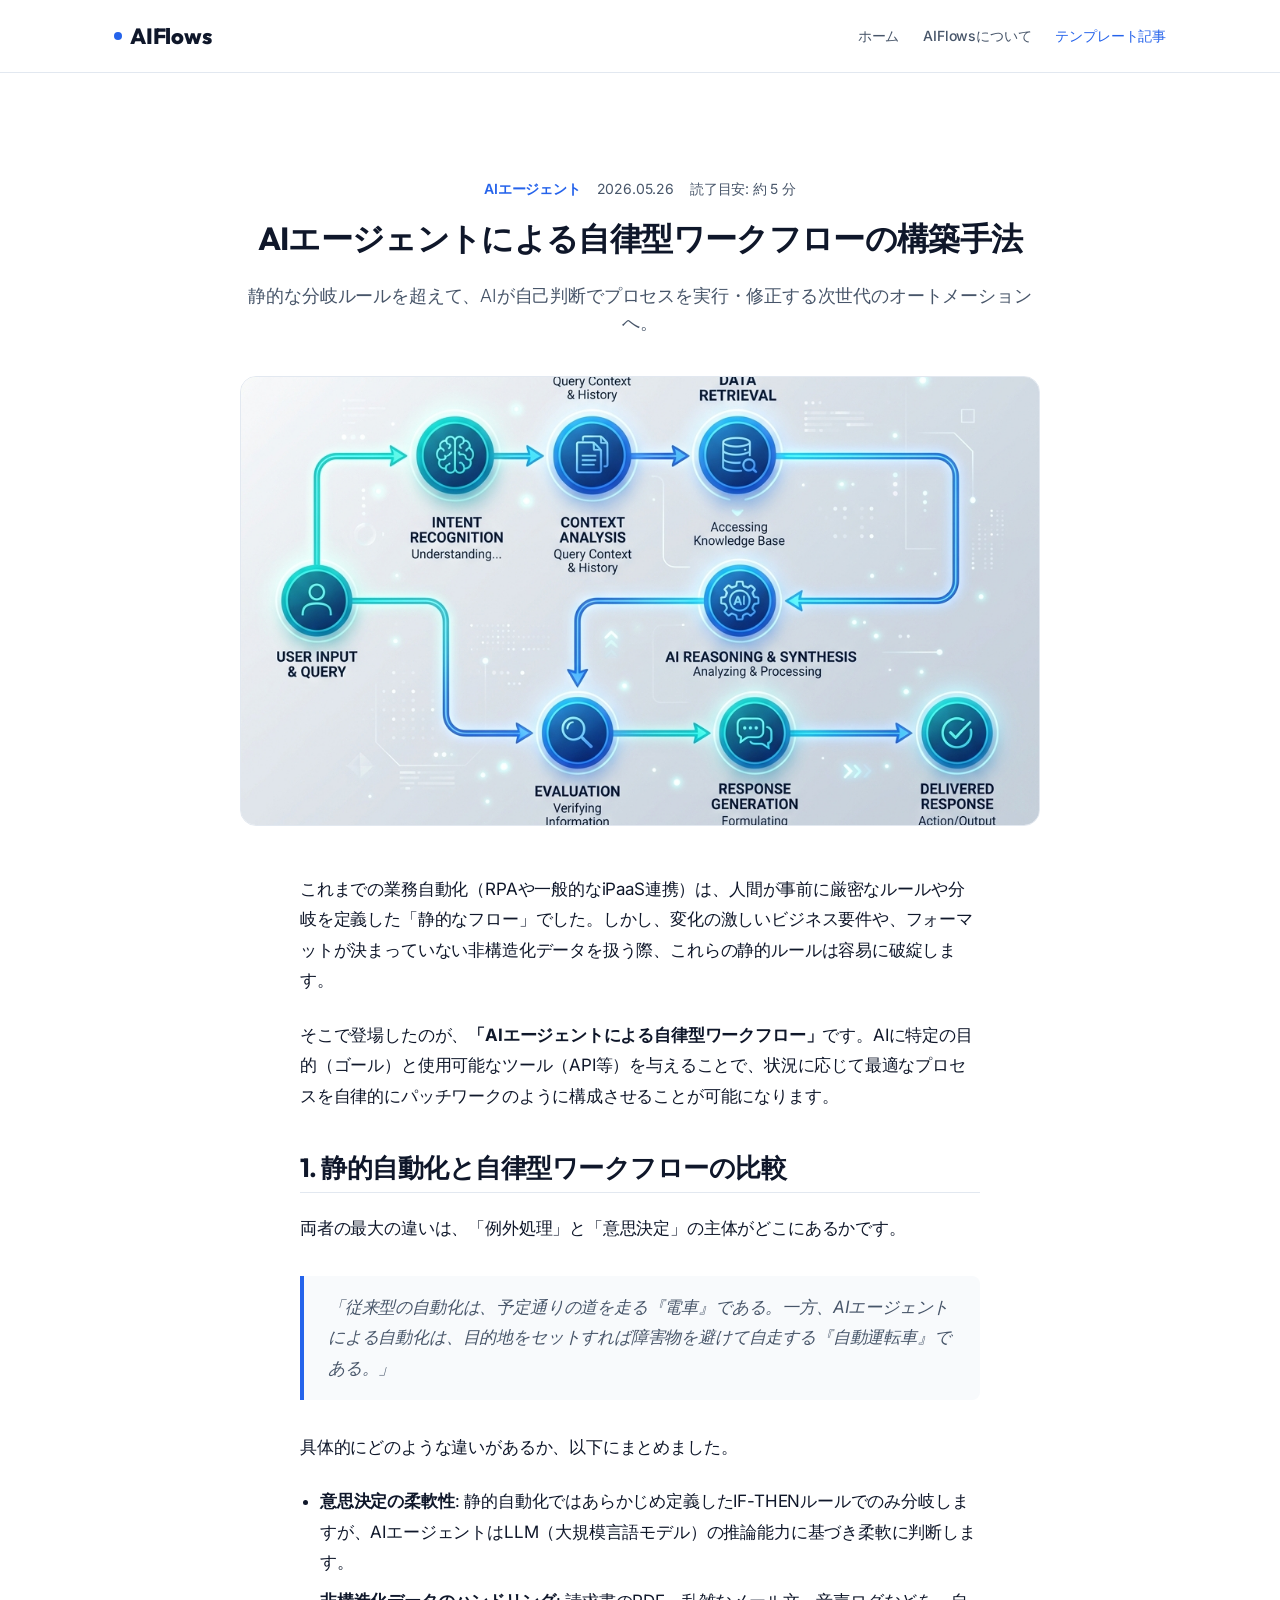
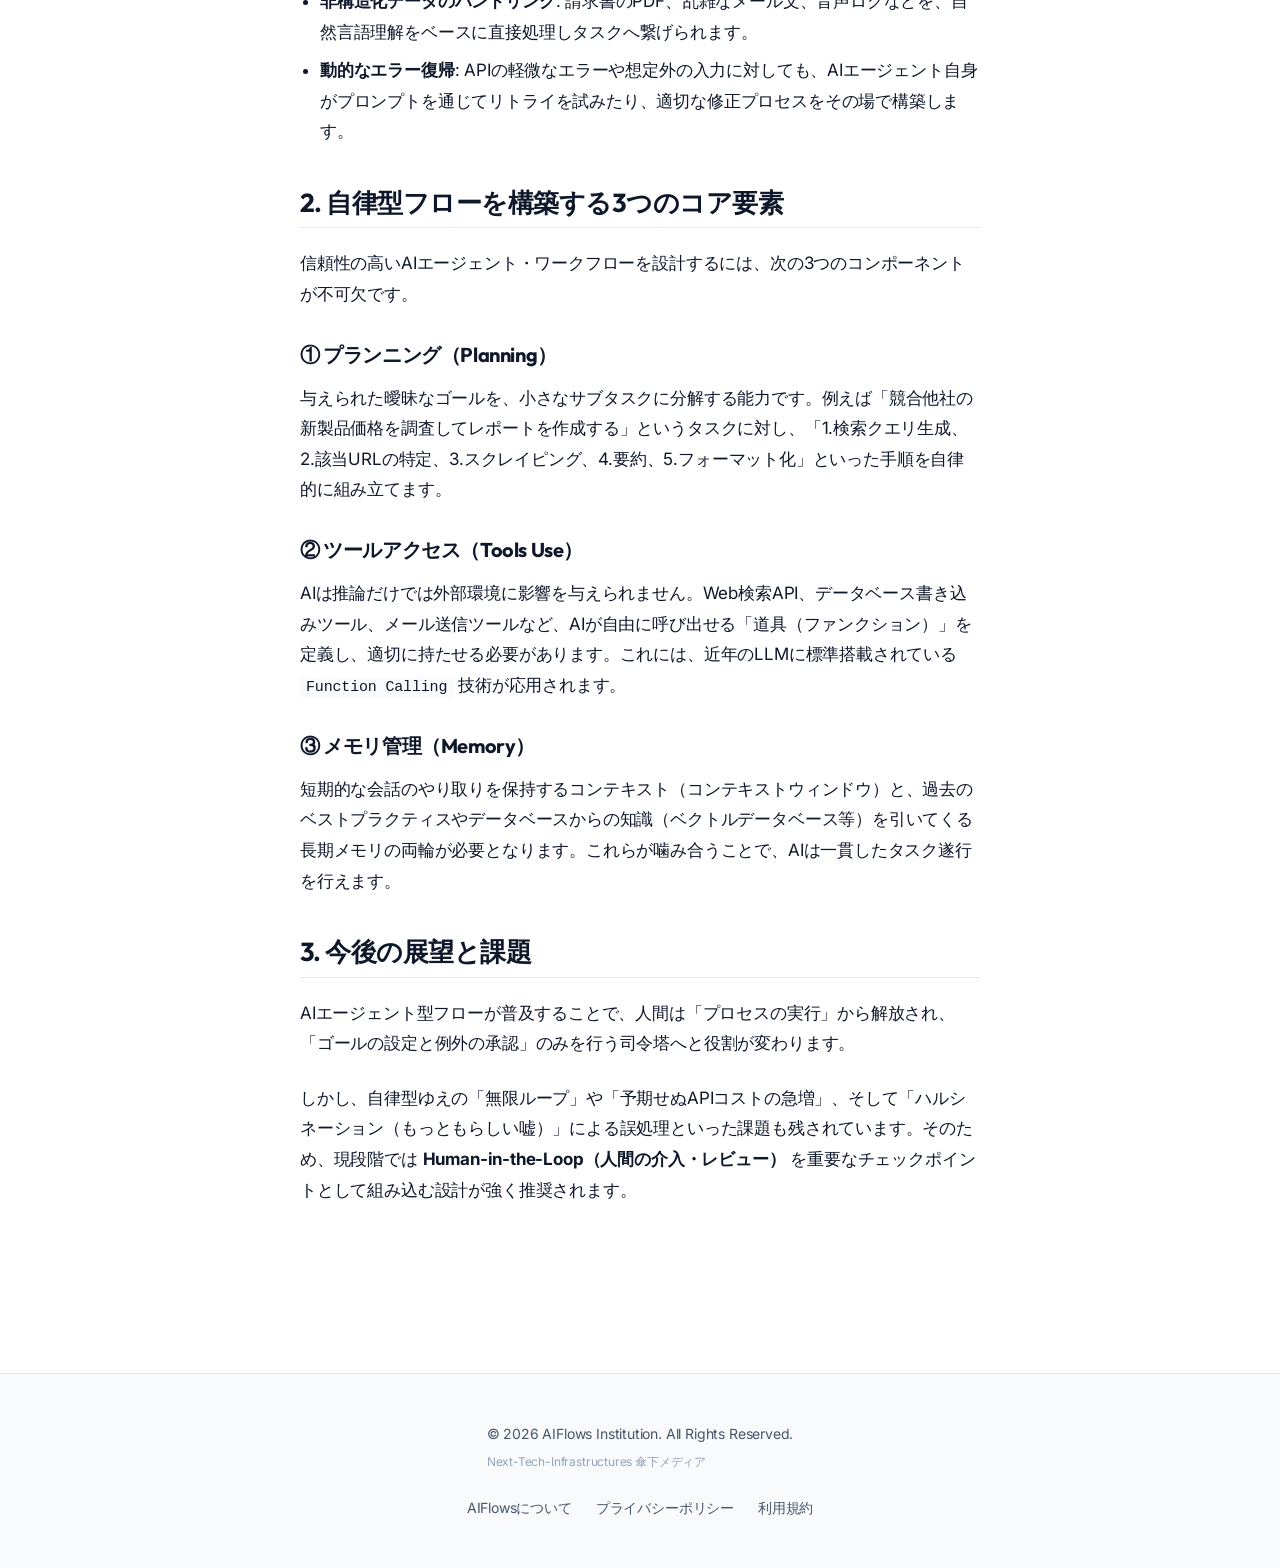
<file: article-template.html>
<!DOCTYPE html>
<html lang="ja">
<head>
    <meta charset="UTF-8">
    <meta name="viewport" content="width=device-width, initial-scale=1.0">
    <title>AIエージェントによる自律型ワークフローの構築手法 | AIFlows</title>
    <!-- Meta tags for SEO -->
    <meta name="description" content="AIエージェントを活用した、次世代の動的・自律型業務自動化ワークフローの設計思想、具体的な実装ステップ、および従来型自動化ツールとの比較を網羅した詳細解説ガイド。">
    <meta name="keywords" content="AIエージェント, 自律ワークフロー, 業務自動化, LLM連携, システム設計">
    <link rel="stylesheet" href="./styles.css">
</head>
<body>

    <!-- Header -->
    <header class="site-header">
        <div class="container nav-wrapper">
            <a href="./index.html" class="logo">
                <div class="logo-dot"></div>
                AIFlows
            </a>
            <nav class="main-nav">
                <a href="./index.html">ホーム</a>
                <a href="#about">AIFlowsについて</a>
                <a href="./article-template.html" class="active">テンプレート記事</a>
            </nav>
        </div>
    </header>

    <!-- Main Content -->
    <main class="container" style="padding-top: 40px; padding-bottom: 80px;">
        <article>
            <!-- Article Header -->
            <div class="article-header">
                <div class="meta">
                    <span class="card-tag">AIエージェント</span>
                    <span>2026.05.26</span>
                    <span>読了目安: 約 5 分</span>
                </div>
                <h1>AIエージェントによる自律型ワークフローの構築手法</h1>
                <p style="font-size: 18px; color: var(--text-sub); font-weight: 300; line-height: 1.5;">
                    静的な分岐ルールを超えて、AIが自己判断でプロセスを実行・修正する次世代のオートメーションへ。
                </p>
            </div>

            <!-- Article Hero Image -->
            <div class="article-hero">
                <img src="./article_ai_agent.png" alt="AIエージェントによる自律型ワークフローの構築" loading="eager">
            </div>

            <!-- Article Body -->
            <div class="article-body">
                <p>
                    これまでの業務自動化（RPAや一般的なiPaaS連携）は、人間が事前に厳密なルールや分岐を定義した「静的なフロー」でした。しかし、変化の激しいビジネス要件や、フォーマットが決まっていない非構造化データを扱う際、これらの静的ルールは容易に破綻します。
                </p>
                <p>
                    そこで登場したのが、<strong>「AIエージェントによる自律型ワークフロー」</strong>です。AIに特定の目的（ゴール）と使用可能なツール（API等）を与えることで、状況に応じて最適なプロセスを自律的にパッチワークのように構成させることが可能になります。
                </p>

                <h2>1. 静的自動化と自律型ワークフローの比較</h2>
                <p>
                    両者の最大の違いは、「例外処理」と「意思決定」の主体がどこにあるかです。
                </p>
                
                <blockquote>
                    「従来型の自動化は、予定通りの道を走る『電車』である。一方、AIエージェントによる自動化は、目的地をセットすれば障害物を避けて自走する『自動運転車』である。」
                </blockquote>

                <p>
                    具体的にどのような違いがあるか、以下にまとめました。
                </p>
                <ul>
                    <li><strong>意思決定の柔軟性</strong>: 静的自動化ではあらかじめ定義したIF-THENルールでのみ分岐しますが、AIエージェントはLLM（大規模言語モデル）の推論能力に基づき柔軟に判断します。</li>
                    <li><strong>非構造化データのハンドリング</strong>: 請求書のPDF、乱雑なメール文、音声ログなどを、自然言語理解をベースに直接処理しタスクへ繋げられます。</li>
                    <li><strong>動的なエラー復帰</strong>: APIの軽微なエラーや想定外の入力に対しても、AIエージェント自身がプロンプトを通じてリトライを試みたり、適切な修正プロセスをその場で構築します。</li>
                </ul>

                <h2>2. 自律型フローを構築する3つのコア要素</h2>
                <p>
                    信頼性の高いAIエージェント・ワークフローを設計するには、次の3つのコンポーネントが不可欠です。
                </p>

                <h3>① プランニング（Planning）</h3>
                <p>
                    与えられた曖昧なゴールを、小さなサブタスクに分解する能力です。例えば「競合他社の新製品価格を調査してレポートを作成する」というタスクに対し、「1.検索クエリ生成、2.該当URLの特定、3.スクレイピング、4.要約、5.フォーマット化」といった手順を自律的に組み立てます。
                </p>

                <h3>② ツールアクセス（Tools Use）</h3>
                <p>
                    AIは推論だけでは外部環境に影響を与えられません。Web検索API、データベース書き込みツール、メール送信ツールなど、AIが自由に呼び出せる「道具（ファンクション）」を定義し、適切に持たせる必要があります。これには、近年のLLMに標準搭載されている <code>Function Calling</code> 技術が応用されます。
                </p>

                <h3>③ メモリ管理（Memory）</h3>
                <p>
                    短期的な会話のやり取りを保持するコンテキスト（コンテキストウィンドウ）と、過去のベストプラクティスやデータベースからの知識（ベクトルデータベース等）を引いてくる長期メモリの両輪が必要となります。これらが噛み合うことで、AIは一貫したタスク遂行を行えます。
                </p>

                <h2>3. 今後の展望と課題</h2>
                <p>
                    AIエージェント型フローが普及することで、人間は「プロセスの実行」から解放され、「ゴールの設定と例外の承認」のみを行う司令塔へと役割が変わります。
                </p>
                <p>
                    しかし、自律型ゆえの「無限ループ」や「予期せぬAPIコストの急増」、そして「ハルシネーション（もっともらしい嘘）」による誤処理といった課題も残されています。そのため、現段階では <strong>Human-in-the-Loop（人間の介入・レビュー）</strong> を重要なチェックポイントとして組み込む設計が強く推奨されます。
                </p>
            </div>
        </article>
    </main>

    <!-- Footer -->
    <footer class="site-footer">
        <div class="container footer-content">
            <div>
                <p>&copy; 2026 AIFlows Institution. All Rights Reserved.</p>
                <p style="font-size: 12px; color: var(--text-light); margin-top: 4px;">Next-Tech-Infrastructures 傘下メディア</p>
            </div>
            <div class="footer-links">
                <a href="#about">AIFlowsについて</a>
                <a href="#privacy">プライバシーポリシー</a>
                <a href="#terms">利用規約</a>
            </div>
        </div>
    </footer>

</body>
</html>
</file>
<file: styles.css>
/*
  AIFlows - Clean & Minimalist Blog Stylesheet
  Theme: Tech Minimalist (High Performance, Responsive)
*/

@import url('https://fonts.googleapis.com/css2?family=Inter:wght@300;400;500;600;700&family=Outfit:wght@400;600;800&display=swap');

:root {
    --bg-main: #ffffff;
    --bg-sub: #f8fafc;
    --text-main: #0f172a;
    --text-sub: #475569;
    --text-light: #94a3b8;
    --accent: #2563eb; /* Cobalt Blue */
    --accent-hover: #1d4ed8;
    --border: #e2e8f0;
    --card-shadow: 0 4px 20px -2px rgba(15, 23, 42, 0.04), 0 2px 8px -1px rgba(15, 23, 42, 0.02);
    --card-shadow-hover: 0 20px 25px -5px rgba(15, 23, 42, 0.08), 0 10px 10px -5px rgba(15, 23, 42, 0.04);
}

* {
    box-sizing: border-box;
    margin: 0;
    padding: 0;
}

body {
    font-family: 'Inter', 'Noto Sans JP', -apple-system, BlinkMacSystemFont, "Segoe UI", Roboto, sans-serif;
    background-color: var(--bg-main);
    color: var(--text-main);
    line-height: 1.75;
    font-size: 16px;
    -webkit-font-smoothing: antialiased;
    letter-spacing: -0.011em;
}

/* Typography */
h1, h2, h3, h4, h5, h6 {
    font-family: 'Outfit', sans-serif;
    color: var(--text-main);
    font-weight: 700;
    line-height: 1.25;
    letter-spacing: -0.02em;
}

a {
    color: inherit;
    text-decoration: none;
    transition: color 0.2s ease, opacity 0.2s ease;
}

/* Layout */
.container {
    width: 100%;
    max-width: 1100px;
    margin: 0 auto;
    padding: 0 24px;
}

/* Header & Nav */
header.site-header {
    border-b: 1px solid var(--border);
    position: sticky;
    top: 0;
    background-color: rgba(255, 255, 255, 0.85);
    backdrop-filter: blur(8px);
    -webkit-backdrop-filter: blur(8px);
    z-index: 100;
    border-bottom: 1px solid var(--border);
}

.nav-wrapper {
    display: flex;
    justify-content: space-between;
    align-items: center;
    height: 72px;
}

.logo {
    display: flex;
    align-items: center;
    gap: 8px;
    font-family: 'Outfit', sans-serif;
    font-size: 22px;
    font-weight: 800;
    color: var(--text-main);
}

.logo-dot {
    width: 8px;
    height: 8px;
    border-radius: 50%;
    background-color: var(--accent);
}

nav.main-nav {
    display: flex;
    gap: 24px;
    font-size: 14px;
    font-weight: 500;
    color: var(--text-sub);
}

nav.main-nav a:hover, nav.main-nav a.active {
    color: var(--accent);
}

/* Hero Section */
.hero {
    padding: 80px 0 60px 0;
    text-align: center;
    background-color: var(--bg-sub);
    border-bottom: 1px solid var(--border);
}

.hero-tag {
    display: inline-block;
    padding: 4px 12px;
    background-color: rgba(37, 99, 235, 0.08);
    color: var(--accent);
    font-size: 12px;
    font-weight: 600;
    border-radius: 9999px;
    margin-bottom: 16px;
    letter-spacing: 0.05em;
    text-transform: uppercase;
}

.hero h1 {
    font-size: 40px;
    margin-bottom: 16px;
}

.hero p {
    color: var(--text-sub);
    font-size: 18px;
    max-w-2xl: 600px;
    margin: 0 auto;
    font-weight: 300;
}

/* Filter bar */
.filter-bar {
    display: flex;
    gap: 12px;
    padding: 32px 0;
    border-bottom: 1px solid var(--border);
    overflow-x: auto;
    white-space: nowrap;
    -webkit-overflow-scrolling: touch;
}

.filter-btn {
    padding: 8px 16px;
    border-radius: 8px;
    font-size: 14px;
    font-weight: 500;
    background-color: var(--bg-sub);
    border: 1px solid var(--border);
    cursor: pointer;
    transition: all 0.2s ease;
}

.filter-btn:hover, .filter-btn.active {
    background-color: var(--accent);
    color: #ffffff;
    border-color: var(--accent);
}

/* Grid & Cards */
.blog-grid {
    display: grid;
    grid-template-columns: repeat(auto-fill, minmax(320px, 1fr));
    gap: 32px;
    padding: 48px 0;
}

.card {
    display: flex;
    flex-direction: column;
    background: var(--bg-main);
    border-radius: 16px;
    border: 1px solid var(--border);
    overflow: hidden;
    box-shadow: var(--card-shadow);
    transition: transform 0.2s ease, box-shadow 0.2s ease, border-color 0.2s ease;
}

.card:hover {
    transform: translateY(-4px);
    box-shadow: var(--card-shadow-hover);
    border-color: rgba(37, 99, 235, 0.2);
}

.card-image-wrap {
    aspect-ratio: 16 / 9;
    width: 100%;
    overflow: hidden;
    background-color: var(--bg-sub);
    position: relative;
}

.card-image-wrap img {
    width: 100%;
    height: 100%;
    object-fit: cover;
    transition: transform 0.3s ease;
}

.card:hover .card-image-wrap img {
    transform: scale(1.03);
}

.card-content {
    padding: 24px;
    display: flex;
    flex-direction: column;
    flex-grow: 1;
}

.card-meta {
    display: flex;
    align-items: center;
    gap: 12px;
    font-size: 12px;
    color: var(--text-light);
    margin-bottom: 12px;
}

.card-tag {
    color: var(--accent);
    font-weight: 600;
}

.card h3 {
    font-size: 20px;
    margin-bottom: 12px;
    line-height: 1.35;
}

.card h3 a:hover {
    color: var(--accent);
}

.card-desc {
    color: var(--text-sub);
    font-size: 14px;
    margin-bottom: 20px;
    display: -webkit-box;
    -webkit-line-clamp: 3;
    -webkit-box-orient: vertical;
    overflow: hidden;
}

.card-footer {
    margin-top: auto;
    display: flex;
    justify-content: space-between;
    align-items: center;
    font-size: 13px;
    font-weight: 500;
}

.read-more {
    color: var(--accent);
    display: flex;
    align-items: center;
    gap: 4px;
}

/* Article Template Styles */
.article-header {
    padding: 64px 0 40px 0;
    text-align: center;
    max-width: 800px;
    margin: 0 auto;
}

.article-header .meta {
    display: flex;
    justify-content: center;
    align-items: center;
    gap: 16px;
    font-size: 14px;
    color: var(--text-sub);
    margin-bottom: 16px;
}

.article-header h1 {
    font-size: 32px;
    md-font-size: 44px;
    margin-bottom: 24px;
}

.article-hero {
    width: 100%;
    max-width: 800px;
    aspect-ratio: 16 / 9;
    border-radius: 16px;
    overflow: hidden;
    margin: 0 auto 48px auto;
    border: 1px solid var(--border);
}

.article-hero img {
    width: 100%;
    height: 100%;
    object-fit: cover;
}

.article-body {
    max-width: 680px;
    margin: 0 auto;
    font-size: 17px;
    line-height: 1.8;
}

.article-body p {
    margin-bottom: 24px;
}

.article-body h2 {
    font-size: 26px;
    margin: 40px 0 20px 0;
    border-bottom: 1px solid var(--border);
    padding-bottom: 8px;
}

.article-body h3 {
    font-size: 20px;
    margin: 32px 0 16px 0;
}

.article-body blockquote {
    border-left: 4px solid var(--accent);
    padding: 16px 24px;
    background-color: var(--bg-sub);
    margin: 32px 0;
    border-radius: 0 8px 8px 0;
    font-style: italic;
    color: var(--text-sub);
}

.article-body ul, .article-body ol {
    margin-bottom: 24px;
    padding-left: 20px;
}

.article-body li {
    margin-bottom: 8px;
}

.article-body code {
    background-color: var(--bg-sub);
    padding: 2px 6px;
    border-radius: 4px;
    font-family: monospace;
    font-size: 15px;
}

/* Footer */
footer.site-footer {
    border-top: 1px solid var(--border);
    padding: 48px 0;
    background-color: var(--bg-sub);
    margin-top: 64px;
    font-size: 14px;
    color: var(--text-sub);
}

.footer-content {
    display: flex;
    flex-direction: column;
    md-flex-direction: row;
    justify-content: space-between;
    align-items: center;
    gap: 24px;
}

.footer-links {
    display: flex;
    gap: 24px;
}

/* Media Queries */
@media (max-width: 768px) {
    .nav-wrapper {
        height: 64px;
    }
    nav.main-nav {
        display: none; /* Can implement mobile drawer if needed, but keeping it minimalist */
    }
    .hero {
        padding: 60px 0 40px 0;
    }
    .hero h1 {
        font-size: 32px;
    }
    .hero p {
        font-size: 16px;
    }
    .article-header {
        padding: 40px 0 24px 0;
    }
    .article-header h1 {
        font-size: 28px;
    }
    .article-body {
        font-size: 16px;
    }
    .footer-content {
        flex-direction: column;
        text-align: center;
    }
}
</file>
